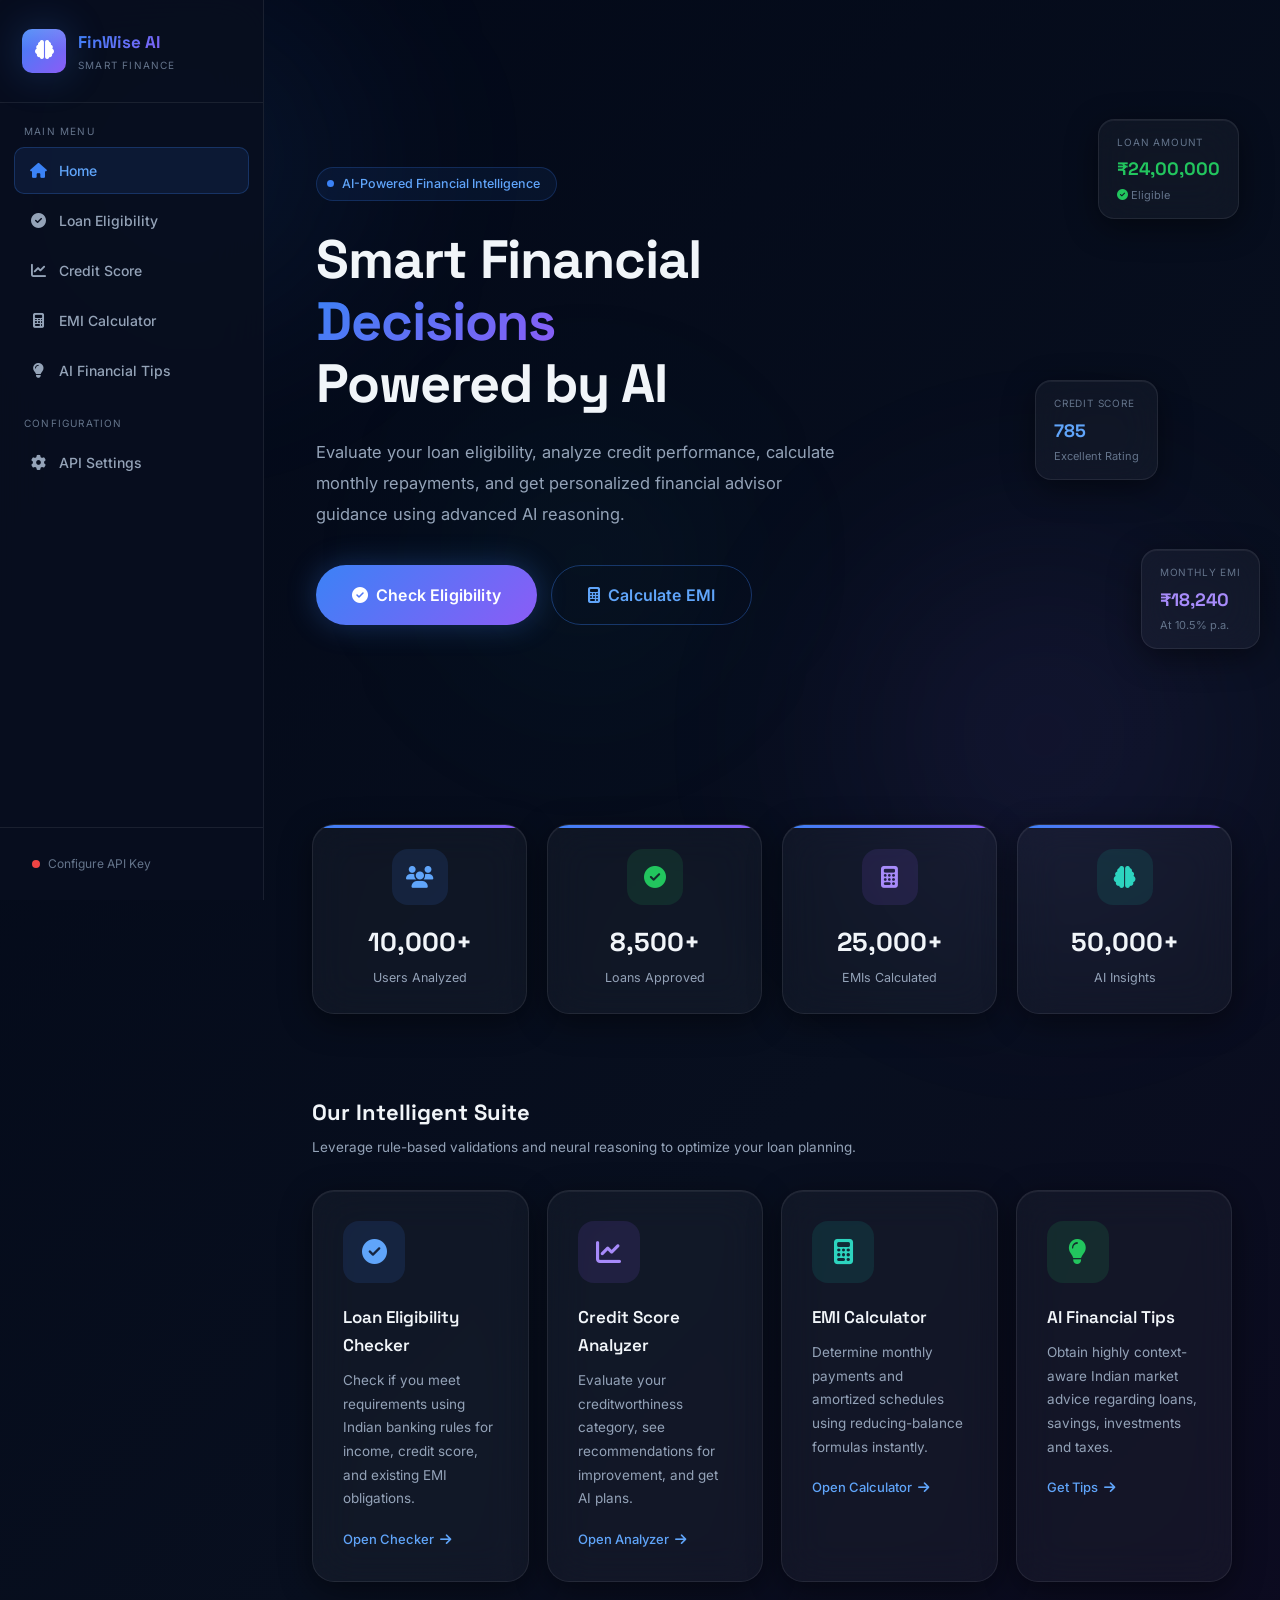
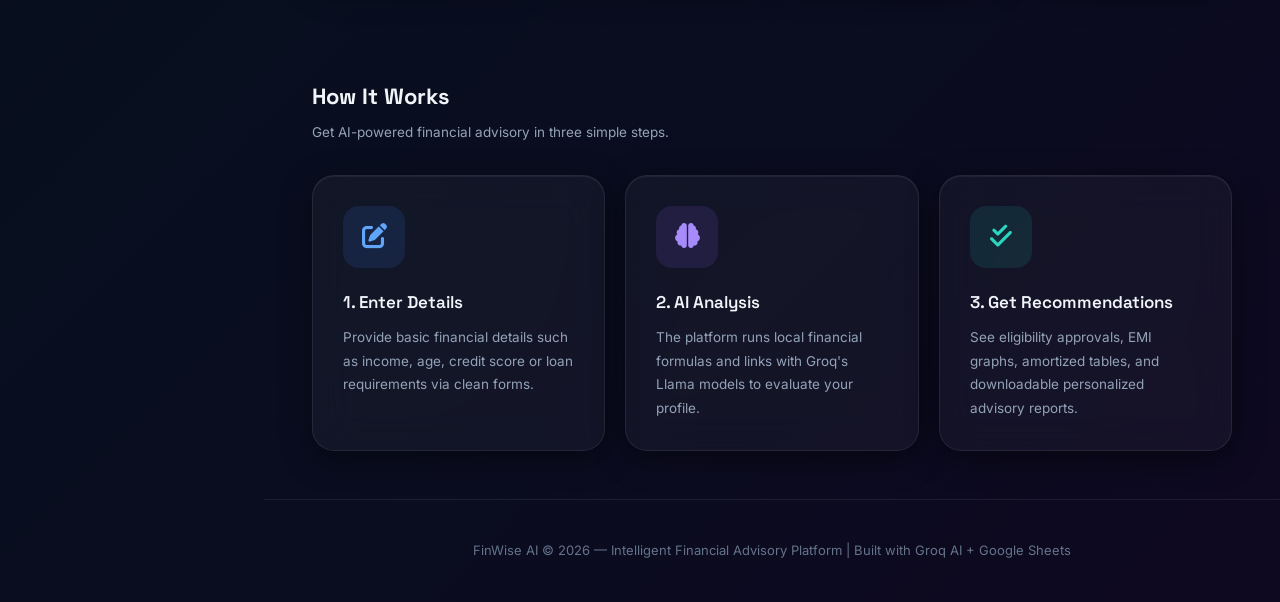
<file: index.html>
<!doctype html>
<html lang="en">
  <head>
    <meta charset="UTF-8" />
    <meta name="viewport" content="width=device-width, initial-scale=1.0" />
    <title>FinWise AI — Intelligent Financial Advisory Platform</title>
    <meta
      name="description"
      content="AI-Powered Loan Eligibility, Credit Analysis & Financial Advisory Platform."
    />
    <link rel="preconnect" href="https://fonts.googleapis.com" />
    <link
      href="https://fonts.googleapis.com/css2?family=Inter:wght@300;400;500;600;700;800&family=Space+Grotesk:wght@400;500;600;700;800&display=swap"
      rel="stylesheet"
    />
    <link
      rel="stylesheet"
      href="https://cdnjs.cloudflare.com/ajax/libs/font-awesome/6.5.0/css/all.min.css"
    />
    <link rel="stylesheet" href="css/style.css" />
  </head>
  <body>
    <!-- Background orbs -->
    <div class="bg-orb bg-orb-1"></div>
    <div class="bg-orb bg-orb-2"></div>
    <div class="bg-orb bg-orb-3"></div>

    <div class="app-layout">
      <!-- Sidebar -->
      <nav class="sidebar" id="sidebar">
        <div class="sidebar-header">
          <a href="index.html" class="logo">
            <div class="logo-icon"><i class="fas fa-brain"></i></div>
            <div>
              <span class="logo-name">FinWise AI</span>
              <span class="logo-tagline">Smart Finance</span>
            </div>
          </a>
        </div>
        <div class="nav-menu">
          <p class="nav-section-title">Main Menu</p>
          <ul>
            <li class="nav-item">
              <a href="index.html" class="active"
                ><i class="fas fa-home nav-icon"></i><span>Home</span></a
              >
            </li>
            <li class="nav-item">
              <a href="eligibility.html"
                ><i class="fas fa-check-circle nav-icon"></i
                ><span>Loan Eligibility</span></a
              >
            </li>
            <li class="nav-item">
              <a href="credit-score.html"
                ><i class="fas fa-chart-line nav-icon"></i
                ><span>Credit Score</span></a
              >
            </li>
            <li class="nav-item">
              <a href="emi.html"
                ><i class="fas fa-calculator nav-icon"></i
                ><span>EMI Calculator</span></a
              >
            </li>
            <li class="nav-item">
              <a href="tips.html"
                ><i class="fas fa-lightbulb nav-icon"></i
                ><span>AI Financial Tips</span></a
              >
            </li>
          </ul>
          <p class="nav-section-title">Configuration</p>
          <ul>
            <li class="nav-item">
              <a
                href="#"
                onclick="
                  openSettings();
                  return false;
                "
                ><i class="fas fa-cog nav-icon"></i><span>API Settings</span></a
              >
            </li>
          </ul>
        </div>
        <div class="sidebar-footer">
          <div class="api-status" onclick="openSettings()">
            <div class="status-dot inactive" id="apiStatusDot"></div>
            <span id="apiStatusText">Configure API Key</span>
          </div>
        </div>
      </nav>

      <!-- Hamburger & Overlay -->
      <button class="hamburger" id="hamburger" aria-label="Open menu">
        <i class="fas fa-bars"></i>
      </button>
      <div class="overlay" id="overlay"></div>

      <!-- Main Content -->
      <main class="main-content">
        <section class="hero">
          <div class="hero-content">
            <div class="hero-badge">
              <span class="live-dot"></span>
              <span>AI-Powered Financial Intelligence</span>
            </div>
            <h1>
              Smart Financial <span class="gradient-text">Decisions</span
              ><br />Powered by AI
            </h1>
            <p>
              Evaluate your loan eligibility, analyze credit performance,
              calculate monthly repayments, and get personalized financial
              advisor guidance using advanced AI reasoning.
            </p>
            <div class="hero-cta">
              <a href="eligibility.html" class="btn btn-primary btn-lg"
                ><i class="fas fa-check-circle"></i> Check Eligibility</a
              >
              <a href="emi.html" class="btn btn-outline btn-lg"
                ><i class="fas fa-calculator"></i> Calculate EMI</a
              >
            </div>
          </div>

          <!-- Floating visual cards -->
          <div class="float-card float-card-1">
            <div class="fc-label">Loan Amount</div>
            <div class="fc-value green">₹24,00,000</div>
            <div class="fc-sub">
              <i class="fas fa-check-circle" style="color: var(--success)"></i>
              Eligible
            </div>
          </div>
          <div class="float-card float-card-2">
            <div class="fc-label">Credit Score</div>
            <div class="fc-value blue">785</div>
            <div class="fc-sub">Excellent Rating</div>
          </div>
          <div class="float-card float-card-3">
            <div class="fc-label">Monthly EMI</div>
            <div class="fc-value purple">₹18,240</div>
            <div class="fc-sub">At 10.5% p.a.</div>
          </div>
        </section>

        <!-- Stat Grid -->
        <section class="section-sm">
          <div class="stat-grid">
            <div class="glass-card stat-card">
              <div class="stat-icon si-blue"><i class="fas fa-users"></i></div>
              <div class="stat-value">10,000+</div>
              <div class="stat-label">Users Analyzed</div>
            </div>
            <div class="glass-card stat-card">
              <div class="stat-icon si-green">
                <i class="fas fa-check-circle"></i>
              </div>
              <div class="stat-value">8,500+</div>
              <div class="stat-label">Loans Approved</div>
            </div>
            <div class="glass-card stat-card">
              <div class="stat-icon si-purple">
                <i class="fas fa-calculator"></i>
              </div>
              <div class="stat-value">25,000+</div>
              <div class="stat-label">EMIs Calculated</div>
            </div>
            <div class="glass-card stat-card">
              <div class="stat-icon si-teal"><i class="fas fa-brain"></i></div>
              <div class="stat-value">50,000+</div>
              <div class="stat-label">AI Insights</div>
            </div>
          </div>
        </section>

        <!-- Features Suite -->
        <section class="section">
          <div class="section-header">
            <h2>Our Intelligent Suite</h2>
            <p>
              Leverage rule-based validations and neural reasoning to optimize
              your loan planning.
            </p>
          </div>
          <div class="grid-4">
            <div
              class="glass-card feature-card fc-blue"
              onclick="location.href = 'eligibility.html'"
            >
              <div class="feature-icon-wrap fi-blue">
                <i class="fas fa-check-circle"></i>
              </div>
              <h3>Loan Eligibility Checker</h3>
              <p>
                Check if you meet requirements using Indian banking rules for
                income, credit score, and existing EMI obligations.
              </p>
              <a href="eligibility.html" class="feature-link"
                >Open Checker <i class="fas fa-arrow-right"></i
              ></a>
            </div>

            <div
              class="glass-card feature-card fc-purple"
              onclick="location.href = 'credit-score.html'"
            >
              <div class="feature-icon-wrap fi-purple">
                <i class="fas fa-chart-line"></i>
              </div>
              <h3>Credit Score Analyzer</h3>
              <p>
                Evaluate your creditworthiness category, see recommendations for
                improvement, and get AI plans.
              </p>
              <a href="credit-score.html" class="feature-link"
                >Open Analyzer <i class="fas fa-arrow-right"></i
              ></a>
            </div>

            <div
              class="glass-card feature-card fc-teal"
              onclick="location.href = 'emi.html'"
            >
              <div class="feature-icon-wrap fi-teal">
                <i class="fas fa-calculator"></i>
              </div>
              <h3>EMI Calculator</h3>
              <p>
                Determine monthly payments and amortized schedules using
                reducing-balance formulas instantly.
              </p>
              <a href="emi.html" class="feature-link"
                >Open Calculator <i class="fas fa-arrow-right"></i
              ></a>
            </div>

            <div
              class="glass-card feature-card fc-green"
              onclick="location.href = 'tips.html'"
            >
              <div class="feature-icon-wrap fi-green">
                <i class="fas fa-lightbulb"></i>
              </div>
              <h3>AI Financial Tips</h3>
              <p>
                Obtain highly context-aware Indian market advice regarding
                loans, savings, investments and taxes.
              </p>
              <a href="tips.html" class="feature-link"
                >Get Tips <i class="fas fa-arrow-right"></i
              ></a>
            </div>
          </div>
        </section>

        <!-- How it Works -->
        <section class="section">
          <div class="section-header">
            <h2>How It Works</h2>
            <p>Get AI-powered financial advisory in three simple steps.</p>
          </div>
          <div class="grid-3">
            <div class="glass-card feature-card">
              <div class="feature-icon-wrap fi-blue">
                <i class="fas fa-edit"></i>
              </div>
              <h3>1. Enter Details</h3>
              <p>
                Provide basic financial details such as income, age, credit
                score or loan requirements via clean forms.
              </p>
            </div>
            <div class="glass-card feature-card">
              <div class="feature-icon-wrap fi-purple">
                <i class="fas fa-brain"></i>
              </div>
              <h3>2. AI Analysis</h3>
              <p>
                The platform runs local financial formulas and links with Groq's
                Llama models to evaluate your profile.
              </p>
            </div>
            <div class="glass-card feature-card">
              <div class="feature-icon-wrap fi-teal">
                <i class="fas fa-check-double"></i>
              </div>
              <h3>3. Get Recommendations</h3>
              <p>
                See eligibility approvals, EMI graphs, amortized tables, and
                downloadable personalized advisory reports.
              </p>
            </div>
          </div>
        </section>

        <!-- Footer -->
        <footer
          style="
            padding: 40px;
            border-top: 1px solid var(--glass-border);
            text-align: center;
            color: var(--text-muted);
            font-size: 13px;
          "
        >
          <p>
            FinWise AI &copy; 2026 — Intelligent Financial Advisory Platform |
            Built with Groq AI + Google Sheets
          </p>
        </footer>
      </main>
    </div>

    <!-- Settings Modal -->
    <div class="modal-overlay" id="settingsModal">
      <div class="modal">
        <div class="modal-header">
          <h2 class="modal-title">
            <i
              class="fas fa-cog"
              style="margin-right: 10px; color: var(--accent-blue)"
            ></i
            >API Configuration
          </h2>
          <button class="modal-close" onclick="closeSettings()">
            <i class="fas fa-times"></i>
          </button>
        </div>
        <div class="modal-tip">
          <i class="fas fa-info-circle"></i
          ><span
            >Your API keys are stored locally in your browser and never sent to
            any server.</span
          >
        </div>
        <div class="form-group">
          <label class="form-label"
            ><i class="fas fa-key"></i> Groq API Key</label
          >
          <input
            type="password"
            id="groqKeyInput"
            class="form-control"
            placeholder="gsk_xxxxxxxxxxxx"
          />
          <p class="form-hint">
            <i class="fas fa-external-link-alt"></i> Get your key at
            <a
              href="https://console.groq.com"
              target="_blank"
              style="color: var(--accent-blue-light)"
              >console.groq.com</a
            >
          </p>
        </div>
        <div class="form-group">
          <label class="form-label"
            ><i class="fas fa-table"></i> Google Sheets Webhook URL</label
          >
          <input
            type="url"
            id="sheetsUrlInput"
            class="form-control"
            placeholder="https://script.google.com/macros/s/..."
          />
          <p class="form-hint">
            Deploy your Google Apps Script as a Web App and paste the URL here.
          </p>
        </div>
        <div style="display: flex; gap: 12px; margin-top: 8px">
          <button class="btn btn-primary btn-block" onclick="saveSettings()">
            <i class="fas fa-save"></i> Save Settings
          </button>
          <button class="btn btn-ghost" onclick="closeSettings()">
            Cancel
          </button>
        </div>
      </div>
    </div>

    <!-- Toast Container -->
    <div class="toast-container" id="toastContainer"></div>

    <!-- Scripts -->
    <script src="js/app.js"></script>
  </body>
</html>
</file>
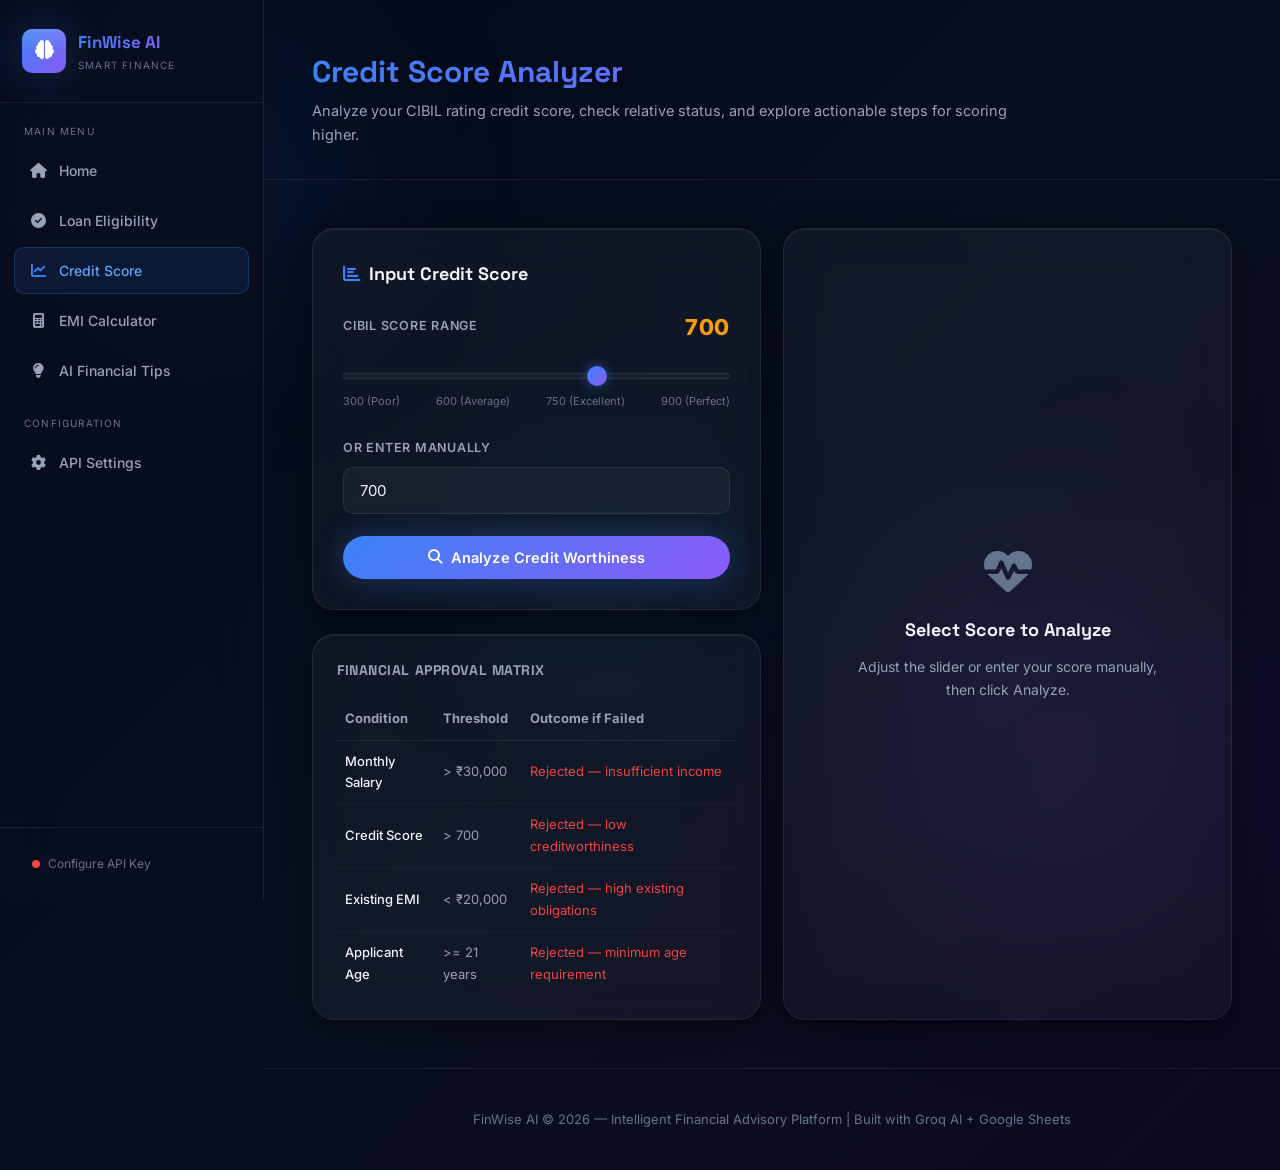
<file: credit-score.html>
<!doctype html>
<html lang="en">
  <head>
    <meta charset="UTF-8" />
    <meta name="viewport" content="width=device-width, initial-scale=1.0" />
    <title>Credit Score Analyzer — FinWise AI</title>
    <meta
      name="description"
      content="Understand credit worthiness categories and get optimization insights."
    />
    <link rel="preconnect" href="https://fonts.googleapis.com" />
    <link
      href="https://fonts.googleapis.com/css2?family=Inter:wght@300;400;500;600;700;800&family=Space+Grotesk:wght@400;500;600;700;800&display=swap"
      rel="stylesheet"
    />
    <link
      rel="stylesheet"
      href="https://cdnjs.cloudflare.com/ajax/libs/font-awesome/6.5.0/css/all.min.css"
    />
    <link rel="stylesheet" href="css/style.css" />
  </head>
  <body>
    <!-- Background orbs -->
    <div class="bg-orb bg-orb-1"></div>
    <div class="bg-orb bg-orb-2"></div>
    <div class="bg-orb bg-orb-3"></div>

    <div class="app-layout">
      <!-- Sidebar -->
      <nav class="sidebar" id="sidebar">
        <div class="sidebar-header">
          <a href="index.html" class="logo">
            <div class="logo-icon"><i class="fas fa-brain"></i></div>
            <div>
              <span class="logo-name">FinWise AI</span>
              <span class="logo-tagline">Smart Finance</span>
            </div>
          </a>
        </div>
        <div class="nav-menu">
          <p class="nav-section-title">Main Menu</p>
          <ul>
            <li class="nav-item">
              <a href="index.html"
                ><i class="fas fa-home nav-icon"></i><span>Home</span></a
              >
            </li>
            <li class="nav-item">
              <a href="eligibility.html"
                ><i class="fas fa-check-circle nav-icon"></i
                ><span>Loan Eligibility</span></a
              >
            </li>
            <li class="nav-item">
              <a href="credit-score.html" class="active"
                ><i class="fas fa-chart-line nav-icon"></i
                ><span>Credit Score</span></a
              >
            </li>
            <li class="nav-item">
              <a href="emi.html"
                ><i class="fas fa-calculator nav-icon"></i
                ><span>EMI Calculator</span></a
              >
            </li>
            <li class="nav-item">
              <a href="tips.html"
                ><i class="fas fa-lightbulb nav-icon"></i
                ><span>AI Financial Tips</span></a
              >
            </li>
          </ul>
          <p class="nav-section-title">Configuration</p>
          <ul>
            <li class="nav-item">
              <a
                href="#"
                onclick="
                  openSettings();
                  return false;
                "
                ><i class="fas fa-cog nav-icon"></i><span>API Settings</span></a
              >
            </li>
          </ul>
        </div>
        <div class="sidebar-footer">
          <div class="api-status" onclick="openSettings()">
            <div class="status-dot inactive" id="apiStatusDot"></div>
            <span id="apiStatusText">Configure API Key</span>
          </div>
        </div>
      </nav>

      <!-- Hamburger & Overlay -->
      <button class="hamburger" id="hamburger" aria-label="Open menu">
        <i class="fas fa-bars"></i>
      </button>
      <div class="overlay" id="overlay"></div>

      <!-- Main Content -->
      <main class="main-content">
        <div class="page-header">
          <div class="page-header-content">
            <h1>Credit Score Analyzer</h1>
            <p>
              Analyze your CIBIL rating credit score, check relative status, and
              explore actionable steps for scoring higher.
            </p>
          </div>
        </div>

        <div class="section">
          <div class="grid-2">
            <!-- Input Column -->
            <div>
              <div
                class="glass-card"
                style="padding: 30px; margin-bottom: 24px"
              >
                <h3
                  style="
                    font-family: &quot;Space Grotesk&quot;, sans-serif;
                    font-size: 18px;
                    margin-bottom: 20px;
                  "
                >
                  <i
                    class="fas fa-chart-bar"
                    style="color: var(--accent-blue); margin-right: 8px"
                  ></i
                  >Input Credit Score
                </h3>
                <div class="form-group" style="margin-bottom: 28px">
                  <label
                    class="form-label"
                    style="display: flex; justify-content: space-between"
                  >
                    <span>CIBIL Score Range</span>
                    <span
                      id="scoreDisplay"
                      style="
                        font-size: 22px;
                        font-weight: 800;
                        color: var(--accent-blue-light);
                      "
                      >700</span
                    >
                  </label>
                  <div class="range-slider" style="margin: 15px 0">
                    <input
                      type="range"
                      id="scoreSlider"
                      min="300"
                      max="900"
                      value="700"
                    />
                    <div class="range-labels">
                      <span>300 (Poor)</span>
                      <span>600 (Average)</span>
                      <span>750 (Excellent)</span>
                      <span>900 (Perfect)</span>
                    </div>
                  </div>
                </div>

                <div class="form-group">
                  <label class="form-label" for="scoreInput"
                    >Or Enter Manually</label
                  >
                  <input
                    type="number"
                    id="scoreInput"
                    class="form-control"
                    placeholder="700"
                    min="300"
                    max="900"
                  />
                </div>

                <button
                  class="btn btn-primary btn-block"
                  onclick="analyzeScore()"
                >
                  <i class="fas fa-search"></i> Analyze Credit Worthiness
                </button>
              </div>

              <!-- Conditions summary table from screenshot -->
              <div class="glass-card" style="padding: 24px">
                <h4
                  style="
                    font-family: &quot;Space Grotesk&quot;, sans-serif;
                    font-size: 14px;
                    margin-bottom: 16px;
                    color: var(--text-secondary);
                    text-transform: uppercase;
                    letter-spacing: 0.04em;
                  "
                >
                  Financial Approval Matrix
                </h4>
                <table
                  style="
                    width: 100%;
                    border-collapse: collapse;
                    text-align: left;
                    font-size: 13px;
                    color: var(--text-secondary);
                  "
                >
                  <thead>
                    <tr
                      style="
                        border-bottom: 1px solid var(--glass-border);
                        font-weight: bold;
                      "
                    >
                      <th style="padding: 10px 8px">Condition</th>
                      <th style="padding: 10px 8px">Threshold</th>
                      <th style="padding: 10px 8px">Outcome if Failed</th>
                    </tr>
                  </thead>
                  <tbody>
                    <tr
                      style="border-bottom: 1px solid rgba(255, 255, 255, 0.04)"
                    >
                      <td
                        style="
                          padding: 10px 8px;
                          font-weight: 500;
                          color: var(--text-primary);
                        "
                      >
                        Monthly Salary
                      </td>
                      <td style="padding: 10px 8px">&gt; ₹30,000</td>
                      <td style="padding: 10px 8px; color: var(--danger)">
                        Rejected — insufficient income
                      </td>
                    </tr>
                    <tr
                      style="border-bottom: 1px solid rgba(255, 255, 255, 0.04)"
                    >
                      <td
                        style="
                          padding: 10px 8px;
                          font-weight: 500;
                          color: var(--text-primary);
                        "
                      >
                        Credit Score
                      </td>
                      <td style="padding: 10px 8px">&gt; 700</td>
                      <td style="padding: 10px 8px; color: var(--danger)">
                        Rejected — low creditworthiness
                      </td>
                    </tr>
                    <tr
                      style="border-bottom: 1px solid rgba(255, 255, 255, 0.04)"
                    >
                      <td
                        style="
                          padding: 10px 8px;
                          font-weight: 500;
                          color: var(--text-primary);
                        "
                      >
                        Existing EMI
                      </td>
                      <td style="padding: 10px 8px">&lt; ₹20,000</td>
                      <td style="padding: 10px 8px; color: var(--danger)">
                        Rejected — high existing obligations
                      </td>
                    </tr>
                    <tr>
                      <td
                        style="
                          padding: 10px 8px;
                          font-weight: 500;
                          color: var(--text-primary);
                        "
                      >
                        Applicant Age
                      </td>
                      <td style="padding: 10px 8px">&gt;= 21 years</td>
                      <td style="padding: 10px 8px; color: var(--danger)">
                        Rejected — minimum age requirement
                      </td>
                    </tr>
                  </tbody>
                </table>
              </div>
            </div>

            <!-- Result Column -->
            <div>
              <!-- Empty state -->
              <div
                class="glass-card"
                id="emptyState"
                style="
                  padding: 60px 40px;
                  text-align: center;
                  display: flex;
                  flex-direction: column;
                  align-items: center;
                  justify-content: center;
                  height: 100%;
                "
              >
                <i
                  class="fas fa-heartbeat"
                  style="
                    font-size: 48px;
                    color: var(--text-muted);
                    margin-bottom: 20px;
                  "
                ></i>
                <h3
                  style="
                    font-family: &quot;Space Grotesk&quot;, sans-serif;
                    font-size: 18px;
                    margin-bottom: 10px;
                  "
                >
                  Select Score to Analyze
                </h3>
                <p
                  style="
                    color: var(--text-secondary);
                    font-size: 14px;
                    max-width: 300px;
                  "
                >
                  Adjust the slider or enter your score manually, then click
                  Analyze.
                </p>
              </div>

              <!-- Score Result Panel -->
              <div
                class="result-panel info"
                id="scoreResult"
                style="padding: 30px"
              >
                <span
                  class="badge badge-success"
                  id="scoreBadge"
                  style="margin-bottom: 14px; display: inline-flex"
                  >Good</span
                >

                <div class="score-display" style="padding: 10px 0">
                  <div
                    class="score-ring"
                    id="scoreRing"
                    style="
                      background: conic-gradient(
                        var(--accent-blue) 0% 80%,
                        rgba(255, 255, 255, 0.05) 80% 100%
                      );
                    "
                  >
                    <span class="score-number" id="ringValue">700</span>
                    <span class="score-ring-label">CIBIL</span>
                  </div>
                </div>

                <h2
                  class="result-title"
                  id="scoreCategory"
                  style="font-size: 22px; margin-top: 8px"
                >
                  Excellent Worthiness
                </h2>
                <div class="progress-track" style="margin: 20px 0 30px">
                  <div
                    class="progress-fill"
                    id="scoreProgressBar"
                    style="width: 80%"
                  ></div>
                </div>

                <!-- Recommendation List -->
                <div id="recsSection" style="margin-top: 20px">
                  <h4
                    style="
                      font-family: &quot;Space Grotesk&quot;, sans-serif;
                      font-size: 14px;
                      margin-bottom: 16px;
                      color: var(--text-primary);
                      text-transform: uppercase;
                      letter-spacing: 0.04em;
                    "
                  >
                    Improvement Checklist
                  </h4>
                  <div
                    style="display: flex; flex-direction: column; gap: 12px"
                    id="recsContainer"
                  >
                    <!-- recommendations injected here -->
                  </div>
                </div>

                <!-- AI advisory -->
                <div
                  class="ai-response-card"
                  id="creditAI"
                  style="display: none; margin-top: 24px"
                >
                  <div class="ai-label">
                    <i class="fas fa-robot"></i> AI Score Enhancement Strategy
                  </div>
                  <div class="ai-text" id="aiText">Generating report...</div>
                </div>

                <div style="display: flex; gap: 12px; margin-top: 30px">
                  <button
                    class="btn btn-primary"
                    id="aiBtn"
                    onclick="getCreditAI()"
                    style="flex: 1"
                  >
                    <i class="fas fa-brain"></i> Ask AI for Tips
                  </button>
                </div>
              </div>
            </div>
          </div>
        </div>

        <!-- Footer -->
        <footer
          style="
            padding: 40px;
            border-top: 1px solid var(--glass-border);
            text-align: center;
            color: var(--text-muted);
            font-size: 13px;
          "
        >
          <p>
            FinWise AI &copy; 2026 — Intelligent Financial Advisory Platform |
            Built with Groq AI + Google Sheets
          </p>
        </footer>
      </main>
    </div>

    <!-- Settings Modal -->
    <div class="modal-overlay" id="settingsModal">
      <div class="modal">
        <div class="modal-header">
          <h2 class="modal-title">
            <i
              class="fas fa-cog"
              style="margin-right: 10px; color: var(--accent-blue)"
            ></i
            >API Configuration
          </h2>
          <button class="modal-close" onclick="closeSettings()">
            <i class="fas fa-times"></i>
          </button>
        </div>
        <div class="modal-tip">
          <i class="fas fa-info-circle"></i
          ><span
            >Your API keys are stored locally in your browser and never sent to
            any server.</span
          >
        </div>
        <div class="form-group">
          <label class="form-label"
            ><i class="fas fa-key"></i> Groq API Key</label
          >
          <input
            type="password"
            id="groqKeyInput"
            class="form-control"
            placeholder="gsk_xxxxxxxxxxxx"
          />
          <p class="form-hint">
            <i class="fas fa-external-link-alt"></i> Get your key at
            <a
              href="https://console.groq.com"
              target="_blank"
              style="color: var(--accent-blue-light)"
              >console.groq.com</a
            >
          </p>
        </div>
        <div class="form-group">
          <label class="form-label"
            ><i class="fas fa-table"></i> Google Sheets Webhook URL</label
          >
          <input
            type="url"
            id="sheetsUrlInput"
            class="form-control"
            placeholder="https://script.google.com/macros/s/..."
          />
          <p class="form-hint">
            Deploy your Google Apps Script as a Web App and paste the URL here.
          </p>
        </div>
        <div style="display: flex; gap: 12px; margin-top: 8px">
          <button class="btn btn-primary btn-block" onclick="saveSettings()">
            <i class="fas fa-save"></i> Save Settings
          </button>
          <button class="btn btn-ghost" onclick="closeSettings()">
            Cancel
          </button>
        </div>
      </div>
    </div>

    <!-- Toast Container -->
    <div class="toast-container" id="toastContainer"></div>

    <!-- Scripts -->
    <script src="js/app.js"></script>
    <script src="js/credit-score.js"></script>
  </body>
</html>
</file>
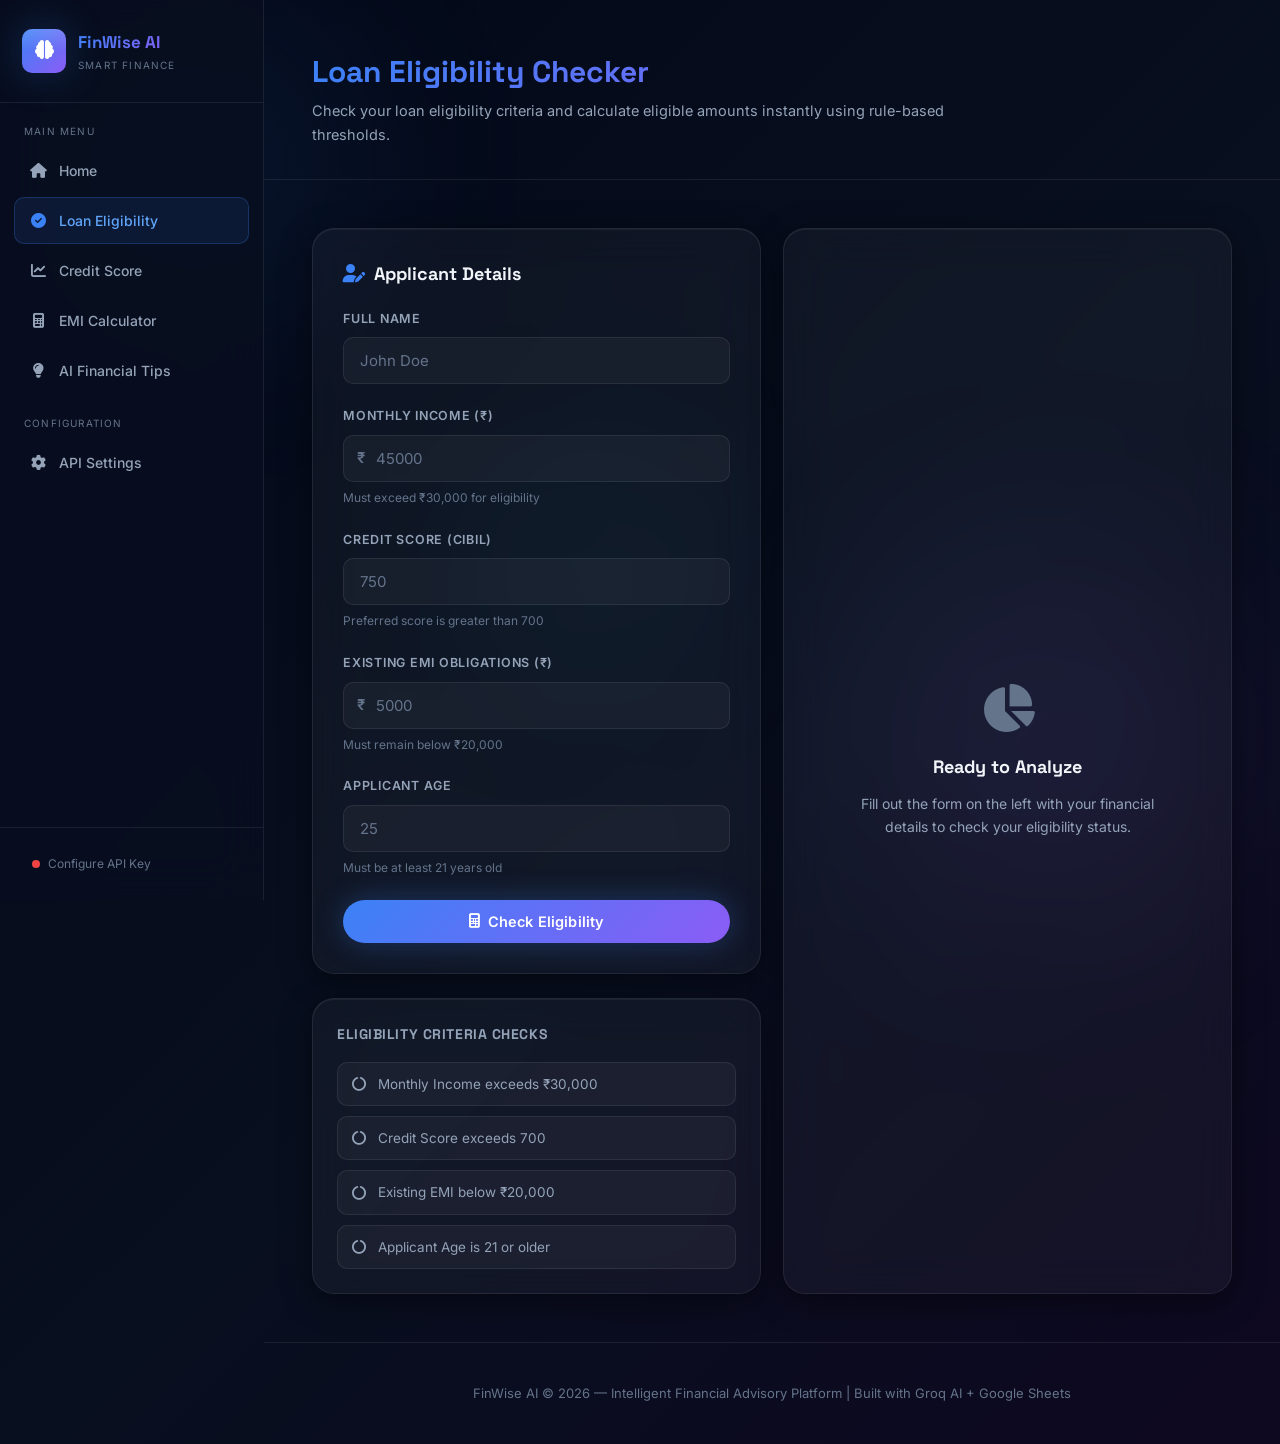
<file: eligibility.html>
<!doctype html>
<html lang="en">
  <head>
    <meta charset="UTF-8" />
    <meta name="viewport" content="width=device-width, initial-scale=1.0" />
    <title>Loan Eligibility Checker — FinWise AI</title>
    <meta
      name="description"
      content="Check your loan eligibility based on Indian banking standards."
    />
    <link rel="preconnect" href="https://fonts.googleapis.com" />
    <link
      href="https://fonts.googleapis.com/css2?family=Inter:wght@300;400;500;600;700;800&family=Space+Grotesk:wght@400;500;600;700;800&display=swap"
      rel="stylesheet"
    />
    <link
      rel="stylesheet"
      href="https://cdnjs.cloudflare.com/ajax/libs/font-awesome/6.5.0/css/all.min.css"
    />
    <link rel="stylesheet" href="css/style.css" />
  </head>
  <body>
    <!-- Background orbs -->
    <div class="bg-orb bg-orb-1"></div>
    <div class="bg-orb bg-orb-2"></div>
    <div class="bg-orb bg-orb-3"></div>

    <div class="app-layout">
      <!-- Sidebar -->
      <nav class="sidebar" id="sidebar">
        <div class="sidebar-header">
          <a href="index.html" class="logo">
            <div class="logo-icon"><i class="fas fa-brain"></i></div>
            <div>
              <span class="logo-name">FinWise AI</span>
              <span class="logo-tagline">Smart Finance</span>
            </div>
          </a>
        </div>
        <div class="nav-menu">
          <p class="nav-section-title">Main Menu</p>
          <ul>
            <li class="nav-item">
              <a href="index.html"
                ><i class="fas fa-home nav-icon"></i><span>Home</span></a
              >
            </li>
            <li class="nav-item">
              <a href="eligibility.html" class="active"
                ><i class="fas fa-check-circle nav-icon"></i
                ><span>Loan Eligibility</span></a
              >
            </li>
            <li class="nav-item">
              <a href="credit-score.html"
                ><i class="fas fa-chart-line nav-icon"></i
                ><span>Credit Score</span></a
              >
            </li>
            <li class="nav-item">
              <a href="emi.html"
                ><i class="fas fa-calculator nav-icon"></i
                ><span>EMI Calculator</span></a
              >
            </li>
            <li class="nav-item">
              <a href="tips.html"
                ><i class="fas fa-lightbulb nav-icon"></i
                ><span>AI Financial Tips</span></a
              >
            </li>
          </ul>
          <p class="nav-section-title">Configuration</p>
          <ul>
            <li class="nav-item">
              <a
                href="#"
                onclick="
                  openSettings();
                  return false;
                "
                ><i class="fas fa-cog nav-icon"></i><span>API Settings</span></a
              >
            </li>
          </ul>
        </div>
        <div class="sidebar-footer">
          <div class="api-status" onclick="openSettings()">
            <div class="status-dot inactive" id="apiStatusDot"></div>
            <span id="apiStatusText">Configure API Key</span>
          </div>
        </div>
      </nav>

      <!-- Hamburger & Overlay -->
      <button class="hamburger" id="hamburger" aria-label="Open menu">
        <i class="fas fa-bars"></i>
      </button>
      <div class="overlay" id="overlay"></div>

      <!-- Main Content -->
      <main class="main-content">
        <div class="page-header">
          <div class="page-header-content">
            <h1>Loan Eligibility Checker</h1>
            <p>
              Check your loan eligibility criteria and calculate eligible
              amounts instantly using rule-based thresholds.
            </p>
          </div>
        </div>

        <div class="section">
          <div class="grid-2">
            <!-- Input Form Column -->
            <div>
              <div
                class="glass-card"
                style="padding: 30px; margin-bottom: 24px"
              >
                <h3
                  style="
                    font-family: &quot;Space Grotesk&quot;, sans-serif;
                    font-size: 18px;
                    margin-bottom: 20px;
                  "
                >
                  <i
                    class="fas fa-user-edit"
                    style="color: var(--accent-blue); margin-right: 8px"
                  ></i
                  >Applicant Details
                </h3>
                <form
                  id="eligibilityForm"
                  onsubmit="
                    event.preventDefault();
                    checkEligibility();
                  "
                >
                  <div class="form-group">
                    <label class="form-label" for="eName">Full Name</label>
                    <input
                      type="text"
                      id="eName"
                      class="form-control"
                      placeholder="John Doe"
                      required
                    />
                  </div>
                  <div class="form-group">
                    <label class="form-label" for="eSalary"
                      >Monthly Income (₹)</label
                    >
                    <div class="input-wrapper">
                      <span class="input-prefix">₹</span>
                      <input
                        type="number"
                        id="eSalary"
                        class="form-control"
                        placeholder="45000"
                        min="0"
                        required
                      />
                    </div>
                    <div class="form-hint">
                      Must exceed ₹30,000 for eligibility
                    </div>
                  </div>
                  <div class="form-group">
                    <label class="form-label" for="eScore"
                      >Credit Score (CIBIL)</label
                    >
                    <input
                      type="number"
                      id="eScore"
                      class="form-control"
                      placeholder="750"
                      min="300"
                      max="900"
                      required
                    />
                    <div class="form-hint">
                      Preferred score is greater than 700
                    </div>
                  </div>
                  <div class="form-group">
                    <label class="form-label" for="eEmi"
                      >Existing EMI Obligations (₹)</label
                    >
                    <div class="input-wrapper">
                      <span class="input-prefix">₹</span>
                      <input
                        type="number"
                        id="eEmi"
                        class="form-control"
                        placeholder="5000"
                        min="0"
                        required
                      />
                    </div>
                    <div class="form-hint">Must remain below ₹20,000</div>
                  </div>
                  <div class="form-group">
                    <label class="form-label" for="eAge">Applicant Age</label>
                    <input
                      type="number"
                      id="eAge"
                      class="form-control"
                      placeholder="25"
                      min="1"
                      required
                    />
                    <div class="form-hint">Must be at least 21 years old</div>
                  </div>
                  <button type="submit" class="btn btn-primary btn-block">
                    <i class="fas fa-calculator"></i> Check Eligibility
                  </button>
                </form>
              </div>

              <!-- Rules checklist card -->
              <div class="glass-card" style="padding: 24px">
                <h4
                  style="
                    font-family: &quot;Space Grotesk&quot;, sans-serif;
                    font-size: 14px;
                    margin-bottom: 16px;
                    color: var(--text-secondary);
                    text-transform: uppercase;
                    letter-spacing: 0.04em;
                  "
                >
                  Eligibility Criteria Checks
                </h4>
                <ul class="rule-list" id="rulesList">
                  <li class="rule-item" id="ruleIncome">
                    <i class="fas fa-circle-notch fa-spin rule-icon"></i>
                    Monthly Income exceeds ₹30,000
                  </li>
                  <li class="rule-item" id="ruleScore">
                    <i class="fas fa-circle-notch fa-spin rule-icon"></i> Credit
                    Score exceeds 700
                  </li>
                  <li class="rule-item" id="ruleEmi">
                    <i class="fas fa-circle-notch fa-spin rule-icon"></i>
                    Existing EMI below ₹20,000
                  </li>
                  <li class="rule-item" id="ruleAge">
                    <i class="fas fa-circle-notch fa-spin rule-icon"></i>
                    Applicant Age is 21 or older
                  </li>
                </ul>
              </div>
            </div>

            <!-- Result Panel Column -->
            <div>
              <!-- Empty state -->
              <div
                class="glass-card"
                id="emptyState"
                style="
                  padding: 60px 40px;
                  text-align: center;
                  display: flex;
                  flex-direction: column;
                  align-items: center;
                  justify-content: center;
                  height: 100%;
                "
              >
                <i
                  class="fas fa-chart-pie"
                  style="
                    font-size: 48px;
                    color: var(--text-muted);
                    margin-bottom: 20px;
                  "
                ></i>
                <h3
                  style="
                    font-family: &quot;Space Grotesk&quot;, sans-serif;
                    font-size: 18px;
                    margin-bottom: 10px;
                  "
                >
                  Ready to Analyze
                </h3>
                <p
                  style="
                    color: var(--text-secondary);
                    font-size: 14px;
                    max-width: 300px;
                  "
                >
                  Fill out the form on the left with your financial details to
                  check your eligibility status.
                </p>
              </div>

              <!-- Results display panel -->
              <div class="result-panel" id="resultPanel">
                <div class="result-icon-big" id="resultIcon">👍</div>
                <h2 class="result-title" id="resultTitle">Loan Approved</h2>
                <p class="result-subtitle" id="resultSubtitle">
                  Congratulations! You meet all rule-based criteria for a loan.
                </p>

                <div class="result-metrics">
                  <div class="metric-card">
                    <div class="metric-label">Eligible Loan Amount</div>
                    <div class="metric-value success-color" id="loanAmount">
                      ₹0
                    </div>
                  </div>
                  <div class="metric-card">
                    <div class="metric-label">Risk Classification</div>
                    <div class="metric-value" id="riskLevel">LOW RISK</div>
                  </div>
                  <div class="metric-card">
                    <div class="metric-label">Monthly Salary</div>
                    <div class="metric-value blue-color" id="displaySalary">
                      ₹0
                    </div>
                  </div>
                  <div class="metric-card">
                    <div class="metric-label">CIBIL Score</div>
                    <div class="metric-value blue-color" id="displayScore">
                      0
                    </div>
                  </div>
                </div>

                <!-- AI advisory section -->
                <div
                  class="ai-response-card"
                  id="aiAnalysis"
                  style="display: none; margin-top: 24px"
                >
                  <div class="ai-label">
                    <i class="fas fa-robot"></i> FinWise AI Recommendation
                  </div>
                  <div class="ai-text" id="aiText">Analyzing...</div>
                </div>

                <div style="display: flex; gap: 12px; margin-top: 30px">
                  <button
                    class="btn btn-primary"
                    id="aiBtn"
                    onclick="getEligibilityAI()"
                    style="flex: 1"
                  >
                    <i class="fas fa-brain"></i> Get AI Advisory
                  </button>
                  <button class="btn btn-ghost" onclick="resetForm()">
                    <i class="fas fa-undo"></i> Reset
                  </button>
                </div>
              </div>
            </div>
          </div>
        </div>

        <!-- Footer -->
        <footer
          style="
            padding: 40px;
            border-top: 1px solid var(--glass-border);
            text-align: center;
            color: var(--text-muted);
            font-size: 13px;
          "
        >
          <p>
            FinWise AI &copy; 2026 — Intelligent Financial Advisory Platform |
            Built with Groq AI + Google Sheets
          </p>
        </footer>
      </main>
    </div>

    <!-- Settings Modal -->
    <div class="modal-overlay" id="settingsModal">
      <div class="modal">
        <div class="modal-header">
          <h2 class="modal-title">
            <i
              class="fas fa-cog"
              style="margin-right: 10px; color: var(--accent-blue)"
            ></i
            >API Configuration
          </h2>
          <button class="modal-close" onclick="closeSettings()">
            <i class="fas fa-times"></i>
          </button>
        </div>
        <div class="modal-tip">
          <i class="fas fa-info-circle"></i
          ><span
            >Your API keys are stored locally in your browser and never sent to
            any server.</span
          >
        </div>
        <div class="form-group">
          <label class="form-label"
            ><i class="fas fa-key"></i> Groq API Key</label
          >
          <input
            type="password"
            id="groqKeyInput"
            class="form-control"
            placeholder="gsk_xxxxxxxxxxxx"
          />
          <p class="form-hint">
            <i class="fas fa-external-link-alt"></i> Get your key at
            <a
              href="https://console.groq.com"
              target="_blank"
              style="color: var(--accent-blue-light)"
              >console.groq.com</a
            >
          </p>
        </div>
        <div class="form-group">
          <label class="form-label"
            ><i class="fas fa-table"></i> Google Sheets Webhook URL</label
          >
          <input
            type="url"
            id="sheetsUrlInput"
            class="form-control"
            placeholder="https://script.google.com/macros/s/..."
          />
          <p class="form-hint">
            Deploy your Google Apps Script as a Web App and paste the URL here.
          </p>
        </div>
        <div style="display: flex; gap: 12px; margin-top: 8px">
          <button class="btn btn-primary btn-block" onclick="saveSettings()">
            <i class="fas fa-save"></i> Save Settings
          </button>
          <button class="btn btn-ghost" onclick="closeSettings()">
            Cancel
          </button>
        </div>
      </div>
    </div>

    <!-- Toast Container -->
    <div class="toast-container" id="toastContainer"></div>

    <!-- Scripts -->
    <script src="js/app.js"></script>
    <script src="js/eligibility.js"></script>
  </body>
</html>
</file>
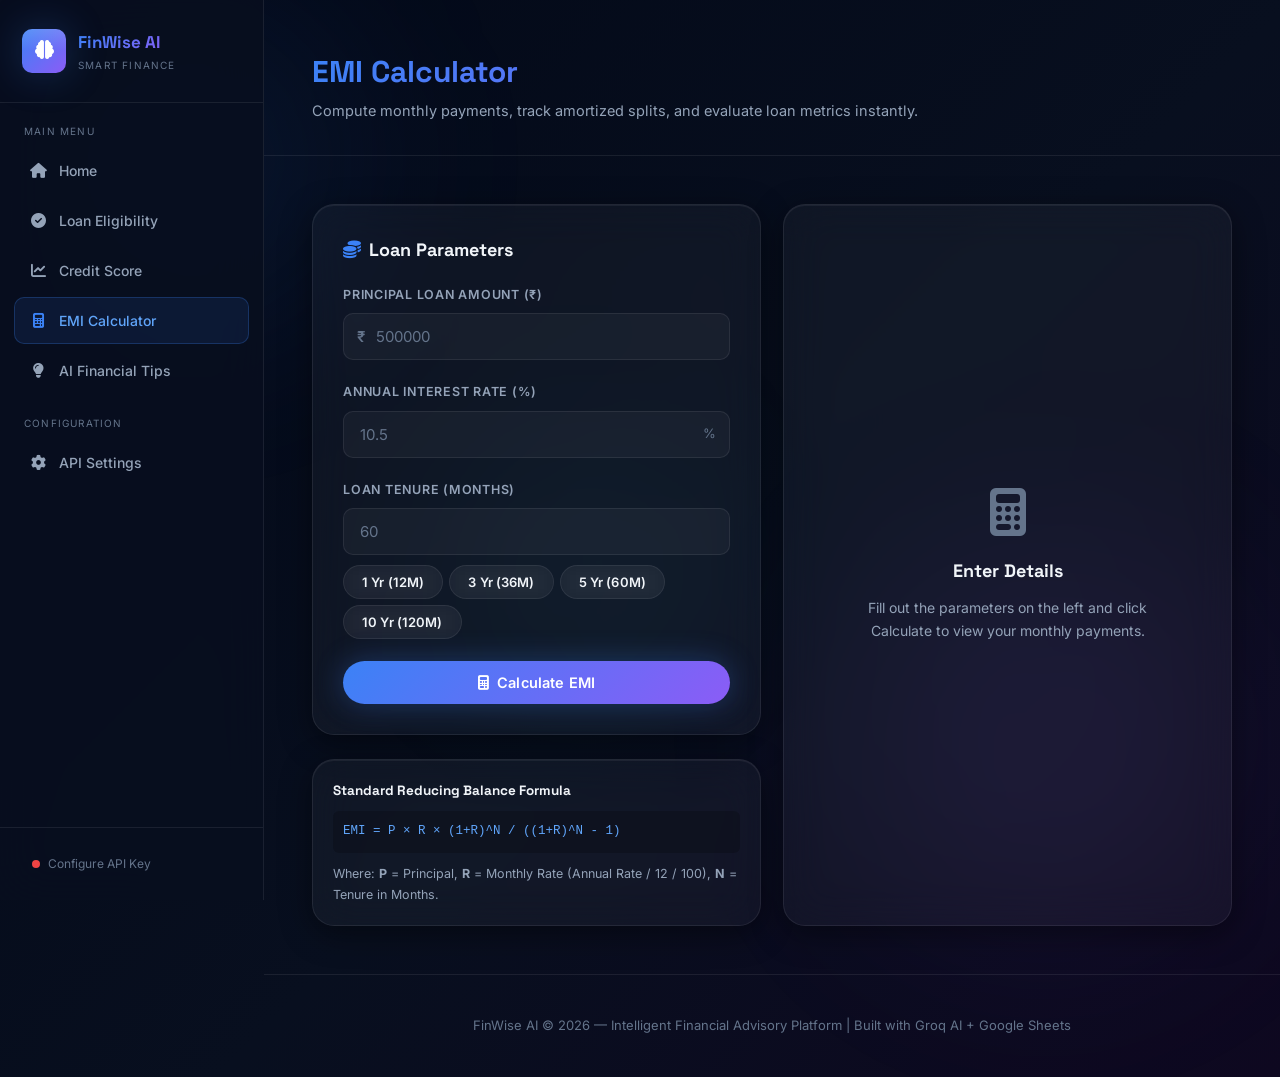
<file: emi.html>
<!doctype html>
<html lang="en">
  <head>
    <meta charset="UTF-8" />
    <meta name="viewport" content="width=device-width, initial-scale=1.0" />
    <title>EMI Calculator — FinWise AI</title>
    <meta
      name="description"
      content="Calculate monthly loan payments using standard formulas."
    />
    <link rel="preconnect" href="https://fonts.googleapis.com" />
    <link
      href="https://fonts.googleapis.com/css2?family=Inter:wght@300;400;500;600;700;800&family=Space+Grotesk:wght@400;500;600;700;800&display=swap"
      rel="stylesheet"
    />
    <link
      rel="stylesheet"
      href="https://cdnjs.cloudflare.com/ajax/libs/font-awesome/6.5.0/css/all.min.css"
    />
    <link rel="stylesheet" href="css/style.css" />
  </head>
  <body>
    <!-- Background orbs -->
    <div class="bg-orb bg-orb-1"></div>
    <div class="bg-orb bg-orb-2"></div>
    <div class="bg-orb bg-orb-3"></div>

    <div class="app-layout">
      <!-- Sidebar -->
      <nav class="sidebar" id="sidebar">
        <div class="sidebar-header">
          <a href="index.html" class="logo">
            <div class="logo-icon"><i class="fas fa-brain"></i></div>
            <div>
              <span class="logo-name">FinWise AI</span>
              <span class="logo-tagline">Smart Finance</span>
            </div>
          </a>
        </div>
        <div class="nav-menu">
          <p class="nav-section-title">Main Menu</p>
          <ul>
            <li class="nav-item">
              <a href="index.html"
                ><i class="fas fa-home nav-icon"></i><span>Home</span></a
              >
            </li>
            <li class="nav-item">
              <a href="eligibility.html"
                ><i class="fas fa-check-circle nav-icon"></i
                ><span>Loan Eligibility</span></a
              >
            </li>
            <li class="nav-item">
              <a href="credit-score.html"
                ><i class="fas fa-chart-line nav-icon"></i
                ><span>Credit Score</span></a
              >
            </li>
            <li class="nav-item">
              <a href="emi.html" class="active"
                ><i class="fas fa-calculator nav-icon"></i
                ><span>EMI Calculator</span></a
              >
            </li>
            <li class="nav-item">
              <a href="tips.html"
                ><i class="fas fa-lightbulb nav-icon"></i
                ><span>AI Financial Tips</span></a
              >
            </li>
          </ul>
          <p class="nav-section-title">Configuration</p>
          <ul>
            <li class="nav-item">
              <a
                href="#"
                onclick="
                  openSettings();
                  return false;
                "
                ><i class="fas fa-cog nav-icon"></i><span>API Settings</span></a
              >
            </li>
          </ul>
        </div>
        <div class="sidebar-footer">
          <div class="api-status" onclick="openSettings()">
            <div class="status-dot inactive" id="apiStatusDot"></div>
            <span id="apiStatusText">Configure API Key</span>
          </div>
        </div>
      </nav>

      <!-- Hamburger & Overlay -->
      <button class="hamburger" id="hamburger" aria-label="Open menu">
        <i class="fas fa-bars"></i>
      </button>
      <div class="overlay" id="overlay"></div>

      <!-- Main Content -->
      <main class="main-content">
        <div class="page-header">
          <div class="page-header-content">
            <h1>EMI Calculator</h1>
            <p>
              Compute monthly payments, track amortized splits, and evaluate
              loan metrics instantly.
            </p>
          </div>
        </div>

        <div class="section">
          <div class="grid-2">
            <!-- Left Input Form -->
            <div>
              <div
                class="glass-card"
                style="padding: 30px; margin-bottom: 24px"
              >
                <h3
                  style="
                    font-family: &quot;Space Grotesk&quot;, sans-serif;
                    font-size: 18px;
                    margin-bottom: 20px;
                  "
                >
                  <i
                    class="fas fa-coins"
                    style="color: var(--accent-blue); margin-right: 8px"
                  ></i
                  >Loan Parameters
                </h3>
                <form
                  id="emiForm"
                  onsubmit="
                    event.preventDefault();
                    calculateEMI();
                  "
                >
                  <div class="form-group">
                    <label class="form-label" for="ePrincipal"
                      >Principal Loan Amount (₹)</label
                    >
                    <div class="input-wrapper">
                      <span class="input-prefix">₹</span>
                      <input
                        type="number"
                        id="ePrincipal"
                        class="form-control"
                        placeholder="500000"
                        min="1000"
                        required
                      />
                    </div>
                  </div>
                  <div class="form-group">
                    <label class="form-label" for="eRate"
                      >Annual Interest Rate (%)</label
                    >
                    <div class="input-wrapper">
                      <input
                        type="number"
                        id="eRate"
                        class="form-control has-suffix"
                        placeholder="10.5"
                        step="0.01"
                        min="0.1"
                        max="50"
                        required
                      />
                      <span class="input-suffix">%</span>
                    </div>
                  </div>
                  <div class="form-group">
                    <label class="form-label" for="eTenure"
                      >Loan Tenure (Months)</label
                    >
                    <input
                      type="number"
                      id="eTenure"
                      class="form-control"
                      placeholder="60"
                      min="1"
                      required
                    />
                    <div
                      style="
                        display: flex;
                        flex-wrap: wrap;
                        gap: 6px;
                        margin-top: 10px;
                      "
                    >
                      <button
                        type="button"
                        class="btn btn-ghost btn-sm"
                        onclick="setTenure(12)"
                      >
                        1 Yr (12M)
                      </button>
                      <button
                        type="button"
                        class="btn btn-ghost btn-sm"
                        onclick="setTenure(36)"
                      >
                        3 Yr (36M)
                      </button>
                      <button
                        type="button"
                        class="btn btn-ghost btn-sm"
                        onclick="setTenure(60)"
                      >
                        5 Yr (60M)
                      </button>
                      <button
                        type="button"
                        class="btn btn-ghost btn-sm"
                        onclick="setTenure(120)"
                      >
                        10 Yr (120M)
                      </button>
                    </div>
                  </div>
                  <button type="submit" class="btn btn-primary btn-block">
                    <i class="fas fa-calculator"></i> Calculate EMI
                  </button>
                </form>
              </div>

              <!-- Formula display -->
              <div
                class="glass-card"
                style="
                  padding: 20px;
                  font-size: 12.5px;
                  color: var(--text-secondary);
                  line-height: 1.7;
                "
              >
                <h4
                  style="
                    color: var(--text-primary);
                    font-family: &quot;Space Grotesk&quot;, sans-serif;
                    font-size: 13.5px;
                    margin-bottom: 8px;
                  "
                >
                  Standard Reducing Balance Formula
                </h4>
                <p
                  style="
                    font-family: monospace;
                    background: rgba(0, 0, 0, 0.2);
                    padding: 10px;
                    border-radius: var(--radius-xs);
                    margin-bottom: 10px;
                    color: var(--accent-blue-light);
                  "
                >
                  EMI = P &times; R &times; (1+R)^N / ((1+R)^N - 1)
                </p>
                <p>
                  Where: <strong>P</strong> = Principal, <strong>R</strong> =
                  Monthly Rate (Annual Rate / 12 / 100), <strong>N</strong> =
                  Tenure in Months.
                </p>
              </div>
            </div>

            <!-- Right Results Display -->
            <div>
              <!-- Empty state -->
              <div
                class="glass-card"
                id="emiEmpty"
                style="
                  padding: 60px 40px;
                  text-align: center;
                  display: flex;
                  flex-direction: column;
                  align-items: center;
                  justify-content: center;
                  height: 100%;
                "
              >
                <i
                  class="fas fa-calculator"
                  style="
                    font-size: 48px;
                    color: var(--text-muted);
                    margin-bottom: 20px;
                  "
                ></i>
                <h3
                  style="
                    font-family: &quot;Space Grotesk&quot;, sans-serif;
                    font-size: 18px;
                    margin-bottom: 10px;
                  "
                >
                  Enter Details
                </h3>
                <p
                  style="
                    color: var(--text-secondary);
                    font-size: 14px;
                    max-width: 300px;
                  "
                >
                  Fill out the parameters on the left and click Calculate to
                  view your monthly payments.
                </p>
              </div>

              <!-- Result Panel -->
              <div
                class="result-panel info"
                id="emiResult"
                style="padding: 30px"
              >
                <h3
                  class="result-subtitle"
                  style="
                    margin-bottom: 4px;
                    text-transform: uppercase;
                    font-size: 12px;
                    letter-spacing: 0.06em;
                  "
                >
                  Your Monthly EMI
                </h3>
                <h2
                  class="result-title"
                  id="monthlyEmi"
                  style="
                    font-size: 36px;
                    color: var(--accent-blue-light);
                    margin-bottom: 24px;
                  "
                >
                  ₹0
                </h2>

                <div class="emi-breakdown">
                  <div class="emi-item">
                    <div class="emi-item-label">Principal</div>
                    <div class="emi-item-value emi-total" id="breakPrincipal">
                      ₹0
                    </div>
                  </div>
                  <div class="emi-item">
                    <div class="emi-item-label">Interest</div>
                    <div class="emi-item-value emi-interest" id="breakInterest">
                      ₹0
                    </div>
                  </div>
                  <div class="emi-item">
                    <div class="emi-item-label">Total Outflow</div>
                    <div class="emi-item-value emi-monthly" id="breakTotal">
                      ₹0
                    </div>
                  </div>
                </div>

                <!-- Visual progress split -->
                <div style="margin-top: 28px">
                  <div
                    style="
                      display: flex;
                      justify-content: space-between;
                      font-size: 12px;
                      color: var(--text-secondary);
                      margin-bottom: 6px;
                    "
                  >
                    <span>Principal (Split)</span>
                    <span id="interestPct">Interest (Split)</span>
                  </div>
                  <div class="progress-track">
                    <div
                      class="progress-fill"
                      id="principalBar"
                      style="width: 50%"
                    ></div>
                  </div>
                </div>

                <!-- Toggle schedule button -->
                <div style="margin-top: 28px">
                  <button
                    class="btn btn-outline btn-block"
                    onclick="toggleSchedule()"
                  >
                    <i class="fas fa-list-ol"></i> View Amortization Schedule
                  </button>
                </div>

                <!-- Amortization Schedule Container -->
                <div
                  id="scheduleContainer"
                  style="
                    display: none;
                    margin-top: 20px;
                    max-height: 220px;
                    overflow-y: auto;
                    border: 1px solid var(--glass-border);
                    border-radius: var(--radius-sm);
                    background: rgba(0, 0, 0, 0.15);
                  "
                >
                  <table
                    style="
                      width: 100%;
                      border-collapse: collapse;
                      text-align: left;
                      font-size: 12px;
                    "
                  >
                    <thead>
                      <tr
                        style="
                          border-bottom: 1px solid var(--glass-border);
                          background: var(--bg-700);
                          color: var(--text-primary);
                          font-weight: bold;
                          position: sticky;
                          top: 0;
                        "
                      >
                        <th style="padding: 8px">Mo.</th>
                        <th style="padding: 8px">Principal Paid</th>
                        <th style="padding: 8px">Interest Paid</th>
                        <th style="padding: 8px">Balance Left</th>
                      </tr>
                    </thead>
                    <tbody
                      id="scheduleBody"
                      style="color: var(--text-secondary)"
                    >
                      <!-- rows injected here -->
                    </tbody>
                  </table>
                </div>

                <!-- AI optimizer card -->
                <div
                  class="ai-response-card"
                  id="emiAI"
                  style="display: none; margin-top: 24px"
                >
                  <div class="ai-label">
                    <i class="fas fa-robot"></i> AI Prepayment & Savings
                    Advisory
                  </div>
                  <div class="ai-text" id="aiText">Optimizing EMI...</div>
                </div>

                <div style="display: flex; gap: 12px; margin-top: 30px">
                  <button
                    class="btn btn-primary"
                    id="aiBtn"
                    onclick="getEmiAI()"
                    style="flex: 1"
                  >
                    <i class="fas fa-brain"></i> Optimize with AI
                  </button>
                  <button class="btn btn-ghost" onclick="resetEmi()">
                    <i class="fas fa-undo"></i> Clear
                  </button>
                </div>
              </div>
            </div>
          </div>
        </div>

        <!-- Footer -->
        <footer
          style="
            padding: 40px;
            border-top: 1px solid var(--glass-border);
            text-align: center;
            color: var(--text-muted);
            font-size: 13px;
          "
        >
          <p>
            FinWise AI &copy; 2026 — Intelligent Financial Advisory Platform |
            Built with Groq AI + Google Sheets
          </p>
        </footer>
      </main>
    </div>

    <!-- Settings Modal -->
    <div class="modal-overlay" id="settingsModal">
      <div class="modal">
        <div class="modal-header">
          <h2 class="modal-title">
            <i
              class="fas fa-cog"
              style="margin-right: 10px; color: var(--accent-blue)"
            ></i
            >API Configuration
          </h2>
          <button class="modal-close" onclick="closeSettings()">
            <i class="fas fa-times"></i>
          </button>
        </div>
        <div class="modal-tip">
          <i class="fas fa-info-circle"></i
          ><span
            >Your API keys are stored locally in your browser and never sent to
            any server.</span
          >
        </div>
        <div class="form-group">
          <label class="form-label"
            ><i class="fas fa-key"></i> Groq API Key</label
          >
          <input
            type="password"
            id="groqKeyInput"
            class="form-control"
            placeholder="gsk_xxxxxxxxxxxx"
          />
          <p class="form-hint">
            <i class="fas fa-external-link-alt"></i> Get your key at
            <a
              href="https://console.groq.com"
              target="_blank"
              style="color: var(--accent-blue-light)"
              >console.groq.com</a
            >
          </p>
        </div>
        <div class="form-group">
          <label class="form-label"
            ><i class="fas fa-table"></i> Google Sheets Webhook URL</label
          >
          <input
            type="url"
            id="sheetsUrlInput"
            class="form-control"
            placeholder="https://script.google.com/macros/s/..."
          />
          <p class="form-hint">
            Deploy your Google Apps Script as a Web App and paste the URL here.
          </p>
        </div>
        <div style="display: flex; gap: 12px; margin-top: 8px">
          <button class="btn btn-primary btn-block" onclick="saveSettings()">
            <i class="fas fa-save"></i> Save Settings
          </button>
          <button class="btn btn-ghost" onclick="closeSettings()">
            Cancel
          </button>
        </div>
      </div>
    </div>

    <!-- Toast Container -->
    <div class="toast-container" id="toastContainer"></div>

    <!-- Scripts -->
    <script src="js/app.js"></script>
    <script src="js/emi.js"></script>
  </body>
</html>
</file>
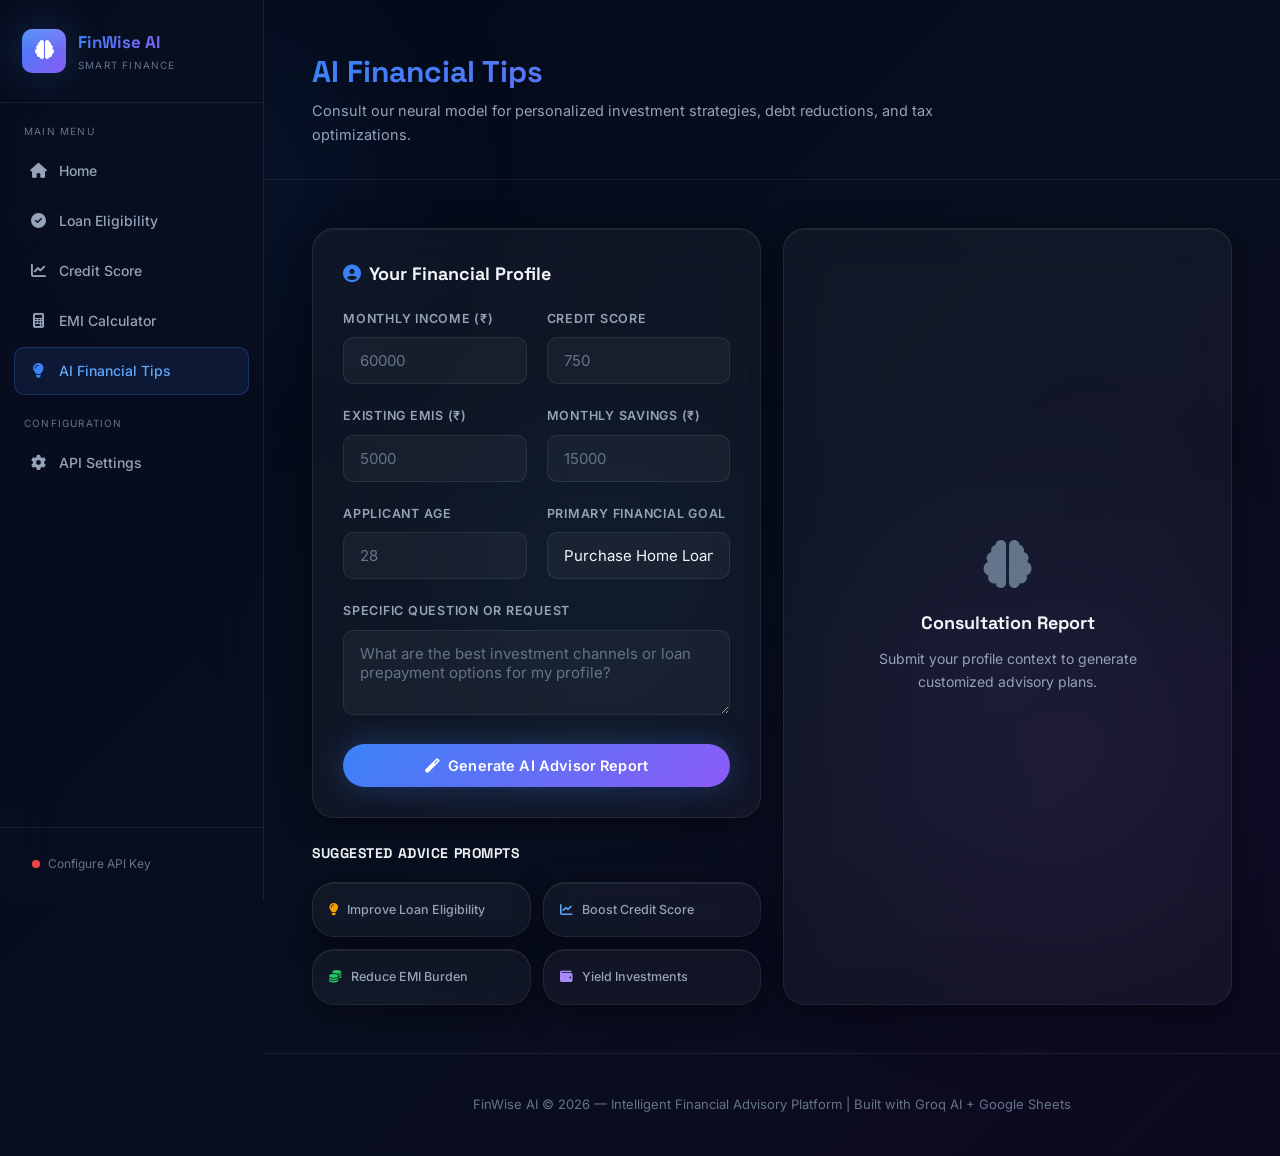
<file: tips.html>
<!doctype html>
<html lang="en">
  <head>
    <meta charset="UTF-8" />
    <meta name="viewport" content="width=device-width, initial-scale=1.0" />
    <title>AI Financial Tips — FinWise AI</title>
    <meta
      name="description"
      content="Get context-aware financial advice powered by advanced generative models."
    />
    <link rel="preconnect" href="https://fonts.googleapis.com" />
    <link
      href="https://fonts.googleapis.com/css2?family=Inter:wght@300;400;500;600;700;800&family=Space+Grotesk:wght@400;500;600;700;800&display=swap"
      rel="stylesheet"
    />
    <link
      rel="stylesheet"
      href="https://cdnjs.cloudflare.com/ajax/libs/font-awesome/6.5.0/css/all.min.css"
    />
    <link rel="stylesheet" href="css/style.css" />
  </head>
  <body>
    <!-- Background orbs -->
    <div class="bg-orb bg-orb-1"></div>
    <div class="bg-orb bg-orb-2"></div>
    <div class="bg-orb bg-orb-3"></div>

    <div class="app-layout">
      <!-- Sidebar -->
      <nav class="sidebar" id="sidebar">
        <div class="sidebar-header">
          <a href="index.html" class="logo">
            <div class="logo-icon"><i class="fas fa-brain"></i></div>
            <div>
              <span class="logo-name">FinWise AI</span>
              <span class="logo-tagline">Smart Finance</span>
            </div>
          </a>
        </div>
        <div class="nav-menu">
          <p class="nav-section-title">Main Menu</p>
          <ul>
            <li class="nav-item">
              <a href="index.html"
                ><i class="fas fa-home nav-icon"></i><span>Home</span></a
              >
            </li>
            <li class="nav-item">
              <a href="eligibility.html"
                ><i class="fas fa-check-circle nav-icon"></i
                ><span>Loan Eligibility</span></a
              >
            </li>
            <li class="nav-item">
              <a href="credit-score.html"
                ><i class="fas fa-chart-line nav-icon"></i
                ><span>Credit Score</span></a
              >
            </li>
            <li class="nav-item">
              <a href="emi.html"
                ><i class="fas fa-calculator nav-icon"></i
                ><span>EMI Calculator</span></a
              >
            </li>
            <li class="nav-item">
              <a href="tips.html" class="active"
                ><i class="fas fa-lightbulb nav-icon"></i
                ><span>AI Financial Tips</span></a
              >
            </li>
          </ul>
          <p class="nav-section-title">Configuration</p>
          <ul>
            <li class="nav-item">
              <a
                href="#"
                onclick="
                  openSettings();
                  return false;
                "
                ><i class="fas fa-cog nav-icon"></i><span>API Settings</span></a
              >
            </li>
          </ul>
        </div>
        <div class="sidebar-footer">
          <div class="api-status" onclick="openSettings()">
            <div class="status-dot inactive" id="apiStatusDot"></div>
            <span id="apiStatusText">Configure API Key</span>
          </div>
        </div>
      </nav>

      <!-- Hamburger & Overlay -->
      <button class="hamburger" id="hamburger" aria-label="Open menu">
        <i class="fas fa-bars"></i>
      </button>
      <div class="overlay" id="overlay"></div>

      <!-- Main Content -->
      <main class="main-content">
        <div class="page-header">
          <div class="page-header-content">
            <h1>AI Financial Tips</h1>
            <p>
              Consult our neural model for personalized investment strategies,
              debt reductions, and tax optimizations.
            </p>
          </div>
        </div>

        <div class="section">
          <div class="grid-2">
            <!-- Left Input Column -->
            <div>
              <div
                class="glass-card"
                style="padding: 30px; margin-bottom: 24px"
              >
                <h3
                  style="
                    font-family: &quot;Space Grotesk&quot;, sans-serif;
                    font-size: 18px;
                    margin-bottom: 20px;
                  "
                >
                  <i
                    class="fas fa-user-circle"
                    style="color: var(--accent-blue); margin-right: 8px"
                  ></i
                  >Your Financial Profile
                </h3>
                <form
                  id="tipsForm"
                  onsubmit="
                    event.preventDefault();
                    getAITips();
                  "
                >
                  <div class="form-grid-2">
                    <div class="form-group">
                      <label class="form-label" for="tIncome"
                        >Monthly Income (₹)</label
                      >
                      <input
                        type="number"
                        id="tIncome"
                        class="form-control"
                        placeholder="60000"
                        required
                      />
                    </div>
                    <div class="form-group">
                      <label class="form-label" for="tScore"
                        >Credit Score</label
                      >
                      <input
                        type="number"
                        id="tScore"
                        class="form-control"
                        placeholder="750"
                        min="300"
                        max="900"
                        required
                      />
                    </div>
                  </div>

                  <div class="form-grid-2">
                    <div class="form-group">
                      <label class="form-label" for="tEmi"
                        >Existing EMIs (₹)</label
                      >
                      <input
                        type="number"
                        id="tEmi"
                        class="form-control"
                        placeholder="5000"
                        required
                      />
                    </div>
                    <div class="form-group">
                      <label class="form-label" for="tSavings"
                        >Monthly Savings (₹)</label
                      >
                      <input
                        type="number"
                        id="tSavings"
                        class="form-control"
                        placeholder="15000"
                        required
                      />
                    </div>
                  </div>

                  <div class="form-grid-2">
                    <div class="form-group">
                      <label class="form-label" for="tAge">Applicant Age</label>
                      <input
                        type="number"
                        id="tAge"
                        class="form-control"
                        placeholder="28"
                        required
                      />
                    </div>
                    <div class="form-group">
                      <label class="form-label" for="tGoal"
                        >Primary Financial Goal</label
                      >
                      <select
                        id="tGoal"
                        class="form-control"
                        required
                        style="background-image: none"
                      >
                        <option value="Home Loan">Purchase Home Loan</option>
                        <option value="Car Loan">Buy Vehicle (Car Loan)</option>
                        <option value="Debt Reduction">
                          Debt Reduction / Clear EMIs
                        </option>
                        <option value="Credit Score Improvement">
                          CIBIL Score Optimization
                        </option>
                        <option value="Investment Planning">
                          Retirement / High Yield Savings
                        </option>
                        <option value="Education Loan">Higher Studies</option>
                        <option value="Business Loan">
                          Startup / Corporate expansion
                        </option>
                      </select>
                    </div>
                  </div>

                  <div class="form-group">
                    <label class="form-label" for="tQuestion"
                      >Specific Question or Request</label
                    >
                    <textarea
                      id="tQuestion"
                      class="form-control"
                      rows="3"
                      placeholder="What are the best investment channels or loan prepayment options for my profile?"
                      required
                    ></textarea>
                  </div>

                  <button
                    type="submit"
                    id="tipsBtn"
                    class="btn btn-primary btn-block"
                  >
                    <i class="fas fa-magic"></i> Generate AI Advisor Report
                  </button>
                </form>
              </div>

              <!-- Quick prompts -->
              <div class="section-header" style="margin-bottom: 16px">
                <h4
                  style="
                    font-family: &quot;Space Grotesk&quot;, sans-serif;
                    font-size: 14px;
                    text-transform: uppercase;
                    letter-spacing: 0.04em;
                  "
                >
                  Suggested Advice Prompts
                </h4>
              </div>
              <div class="grid-2" style="gap: 12px">
                <div
                  class="glass-card feature-card"
                  style="padding: 16px; cursor: pointer"
                  onclick="
                    setQuickPrompt(
                      'What can I do to improve my loan eligibility?',
                    )
                  "
                >
                  <p style="font-size: 12.5px; font-weight: 500">
                    <i
                      class="fas fa-lightbulb"
                      style="color: var(--warning); margin-right: 6px"
                    ></i>
                    Improve Loan Eligibility
                  </p>
                </div>
                <div
                  class="glass-card feature-card"
                  style="padding: 16px; cursor: pointer"
                  onclick="
                    setQuickPrompt('How can I improve my credit score fast?')
                  "
                >
                  <p style="font-size: 12.5px; font-weight: 500">
                    <i
                      class="fas fa-chart-line"
                      style="color: var(--accent-blue-light); margin-right: 6px"
                    ></i>
                    Boost Credit Score
                  </p>
                </div>
                <div
                  class="glass-card feature-card"
                  style="padding: 16px; cursor: pointer"
                  onclick="
                    setQuickPrompt('How can I reduce my existing EMI burden?')
                  "
                >
                  <p style="font-size: 12.5px; font-weight: 500">
                    <i
                      class="fas fa-coins"
                      style="color: var(--success); margin-right: 6px"
                    ></i>
                    Reduce EMI Burden
                  </p>
                </div>
                <div
                  class="glass-card feature-card"
                  style="padding: 16px; cursor: pointer"
                  onclick="
                    setQuickPrompt(
                      'What are the best investment options for my income level?',
                    )
                  "
                >
                  <p style="font-size: 12.5px; font-weight: 500">
                    <i
                      class="fas fa-wallet"
                      style="
                        color: var(--accent-purple-light);
                        margin-right: 6px;
                      "
                    ></i>
                    Yield Investments
                  </p>
                </div>
              </div>
            </div>

            <!-- Right Response Column -->
            <div>
              <!-- Empty state -->
              <div
                class="glass-card"
                id="tipsEmpty"
                style="
                  padding: 60px 40px;
                  text-align: center;
                  display: flex;
                  flex-direction: column;
                  align-items: center;
                  justify-content: center;
                  height: 100%;
                "
              >
                <i
                  class="fas fa-brain"
                  style="
                    font-size: 48px;
                    color: var(--text-muted);
                    margin-bottom: 20px;
                  "
                ></i>
                <h3
                  style="
                    font-family: &quot;Space Grotesk&quot;, sans-serif;
                    font-size: 18px;
                    margin-bottom: 10px;
                  "
                >
                  Consultation Report
                </h3>
                <p
                  style="
                    color: var(--text-secondary);
                    font-size: 14px;
                    max-width: 300px;
                  "
                >
                  Submit your profile context to generate customized advisory
                  plans.
                </p>
              </div>

              <!-- Response Panel -->
              <div
                class="result-panel info"
                id="tipsResponse"
                style="padding: 30px"
              >
                <div
                  style="
                    display: flex;
                    justify-content: space-between;
                    align-items: center;
                    margin-bottom: 18px;
                  "
                >
                  <span class="badge badge-purple" style="font-size: 10px"
                    ><i class="fas fa-robot"></i> Llama 3.3 70B Active</span
                  >
                  <span
                    id="adviceTime"
                    style="font-size: 11px; color: var(--text-muted)"
                    >Timestamp</span
                  >
                </div>

                <!-- AI Output -->
                <div class="ai-response-card" style="margin-top: 0">
                  <div class="ai-text" id="aiOutputText">
                    Advisory report...
                  </div>
                </div>

                <div style="display: flex; gap: 12px; margin-top: 24px">
                  <button class="btn btn-outline" onclick="copyAdvice()">
                    <i class="fas fa-copy"></i> Copy Text
                  </button>
                  <button class="btn btn-ghost" onclick="saveAdvice()">
                    <i class="fas fa-download"></i> Save Report
                  </button>
                </div>

                <!-- History list -->
                <div class="divider"></div>
                <div id="historySection">
                  <div
                    style="
                      display: flex;
                      justify-content: space-between;
                      align-items: center;
                      margin-bottom: 16px;
                    "
                  >
                    <h4
                      style="
                        font-family: &quot;Space Grotesk&quot;, sans-serif;
                        font-size: 13px;
                        text-transform: uppercase;
                        letter-spacing: 0.04em;
                      "
                    >
                      Recent Queries
                    </h4>
                    <button
                      style="
                        background: none;
                        border: none;
                        color: var(--danger);
                        cursor: pointer;
                        font-size: 11px;
                        font-weight: 500;
                      "
                      onclick="clearHistory()"
                    >
                      <i class="fas fa-trash"></i> Clear
                    </button>
                  </div>
                  <div
                    style="display: flex; flex-direction: column; gap: 10px"
                    id="historyList"
                  >
                    <!-- queries list -->
                  </div>
                </div>
              </div>
            </div>
          </div>
        </div>

        <!-- Footer -->
        <footer
          style="
            padding: 40px;
            border-top: 1px solid var(--glass-border);
            text-align: center;
            color: var(--text-muted);
            font-size: 13px;
          "
        >
          <p>
            FinWise AI &copy; 2026 — Intelligent Financial Advisory Platform |
            Built with Groq AI + Google Sheets
          </p>
        </footer>
      </main>
    </div>

    <!-- Settings Modal -->
    <div class="modal-overlay" id="settingsModal">
      <div class="modal">
        <div class="modal-header">
          <h2 class="modal-title">
            <i
              class="fas fa-cog"
              style="margin-right: 10px; color: var(--accent-blue)"
            ></i
            >API Configuration
          </h2>
          <button class="modal-close" onclick="closeSettings()">
            <i class="fas fa-times"></i>
          </button>
        </div>
        <div class="modal-tip">
          <i class="fas fa-info-circle"></i
          ><span
            >Your API keys are stored locally in your browser and never sent to
            any server.</span
          >
        </div>
        <div class="form-group">
          <label class="form-label"
            ><i class="fas fa-key"></i> Groq API Key</label
          >
          <input
            type="password"
            id="groqKeyInput"
            class="form-control"
            placeholder="gsk_xxxxxxxxxxxx"
          />
          <p class="form-hint">
            <i class="fas fa-external-link-alt"></i> Get your key at
            <a
              href="https://console.groq.com"
              target="_blank"
              style="color: var(--accent-blue-light)"
              >console.groq.com</a
            >
          </p>
        </div>
        <div class="form-group">
          <label class="form-label"
            ><i class="fas fa-table"></i> Google Sheets Webhook URL</label
          >
          <input
            type="url"
            id="sheetsUrlInput"
            class="form-control"
            placeholder="https://script.google.com/macros/s/..."
          />
          <p class="form-hint">
            Deploy your Google Apps Script as a Web App and paste the URL here.
          </p>
        </div>
        <div style="display: flex; gap: 12px; margin-top: 8px">
          <button class="btn btn-primary btn-block" onclick="saveSettings()">
            <i class="fas fa-save"></i> Save Settings
          </button>
          <button class="btn btn-ghost" onclick="closeSettings()">
            Cancel
          </button>
        </div>
      </div>
    </div>

    <!-- Toast Container -->
    <div class="toast-container" id="toastContainer"></div>

    <!-- Scripts -->
    <script src="js/app.js"></script>
    <script src="js/tips.js"></script>
  </body>
</html>
</file>
<file: css/style.css>
@import url("https://fonts.googleapis.com/css2?family=Inter:wght@300;400;500;600;700;800&family=Space+Grotesk:wght@400;500;600;700;800&display=swap");

/* ===== CSS VARIABLES ===== */
:root {
  --bg-900: #020817;
  --bg-800: #080f1f;
  --bg-700: #0f172a;
  --bg-600: #1e293b;

  --glass-bg: rgba(255, 255, 255, 0.04);
  --glass-bg-hover: rgba(255, 255, 255, 0.07);
  --glass-border: rgba(255, 255, 255, 0.08);
  --glass-border-hover: rgba(255, 255, 255, 0.18);

  --accent-blue: #3b82f6;
  --accent-blue-light: #60a5fa;
  --accent-blue-dark: #1d4ed8;
  --accent-purple: #8b5cf6;
  --accent-purple-light: #a78bfa;
  --accent-teal: #14b8a6;
  --accent-teal-light: #2dd4bf;

  --success: #22c55e;
  --success-bg: rgba(34, 197, 94, 0.08);
  --success-border: rgba(34, 197, 94, 0.2);
  --warning: #f59e0b;
  --warning-bg: rgba(245, 158, 11, 0.08);
  --warning-border: rgba(245, 158, 11, 0.2);
  --danger: #ef4444;
  --danger-bg: rgba(239, 68, 68, 0.08);
  --danger-border: rgba(239, 68, 68, 0.2);
  --info-bg: rgba(59, 130, 246, 0.08);
  --info-border: rgba(59, 130, 246, 0.2);

  --text-primary: #f1f5f9;
  --text-secondary: #94a3b8;
  --text-muted: #64748b;

  --gradient-primary: linear-gradient(135deg, #3b82f6 0%, #8b5cf6 100%);
  --gradient-hero: linear-gradient(
    135deg,
    #020817 0%,
    #080f1f 55%,
    #0e0820 100%
  );
  --gradient-card: linear-gradient(
    135deg,
    rgba(59, 130, 246, 0.08) 0%,
    rgba(139, 92, 246, 0.08) 100%
  );
  --gradient-success: linear-gradient(135deg, #059669 0%, #22c55e 100%);
  --gradient-danger: linear-gradient(135deg, #b91c1c 0%, #ef4444 100%);
  --gradient-warning: linear-gradient(135deg, #b45309 0%, #f59e0b 100%);

  --shadow-glass:
    0 8px 32px rgba(0, 0, 0, 0.45), inset 0 1px 0 rgba(255, 255, 255, 0.06);
  --shadow-lg: 0 20px 60px rgba(0, 0, 0, 0.5);
  --shadow-blue-glow: 0 0 40px rgba(59, 130, 246, 0.25);
  --shadow-purple-glow: 0 0 40px rgba(139, 92, 246, 0.2);

  --radius-xs: 6px;
  --radius-sm: 10px;
  --radius-md: 16px;
  --radius-lg: 22px;
  --radius-xl: 32px;
  --radius-full: 9999px;

  --sidebar-width: 264px;
  --transition: all 0.3s cubic-bezier(0.4, 0, 0.2, 1);
  --transition-fast: all 0.15s ease;
}

/* ===== RESET ===== */
*,
*::before,
*::after {
  box-sizing: border-box;
  margin: 0;
  padding: 0;
}
html {
  scroll-behavior: smooth;
  font-size: 16px;
}
a {
  text-decoration: none;
  color: inherit;
}
img {
  max-width: 100%;
}
button {
  font-family: inherit;
}

body {
  font-family:
    "Inter",
    -apple-system,
    BlinkMacSystemFont,
    sans-serif;
  background: var(--gradient-hero);
  color: var(--text-primary);
  min-height: 100vh;
  overflow-x: hidden;
  line-height: 1.65;
}

/* Background orbs */
.bg-orb {
  position: fixed;
  border-radius: 50%;
  pointer-events: none;
  z-index: 0;
  filter: blur(80px);
}
.bg-orb-1 {
  width: 500px;
  height: 500px;
  top: -10%;
  left: -5%;
  background: radial-gradient(
    circle,
    rgba(59, 130, 246, 0.12) 0%,
    transparent 70%
  );
  animation: orbFloat 20s ease-in-out infinite;
}
.bg-orb-2 {
  width: 600px;
  height: 600px;
  bottom: -15%;
  right: -5%;
  background: radial-gradient(
    circle,
    rgba(139, 92, 246, 0.1) 0%,
    transparent 70%
  );
  animation: orbFloat 25s ease-in-out infinite reverse;
}
.bg-orb-3 {
  width: 400px;
  height: 400px;
  top: 40%;
  left: 30%;
  background: radial-gradient(
    circle,
    rgba(20, 184, 166, 0.06) 0%,
    transparent 70%
  );
  animation: orbFloat 18s ease-in-out infinite 5s;
}

/* ===== LAYOUT ===== */
.app-layout {
  display: flex;
  min-height: 100vh;
  position: relative;
  z-index: 1;
}

.main-content {
  margin-left: var(--sidebar-width);
  flex: 1;
  min-height: 100vh;
  transition: var(--transition);
}

/* ===== SIDEBAR ===== */
.sidebar {
  position: fixed;
  left: 0;
  top: 0;
  width: var(--sidebar-width);
  height: 100vh;
  background: rgba(8, 15, 31, 0.92);
  backdrop-filter: blur(24px);
  -webkit-backdrop-filter: blur(24px);
  border-right: 1px solid var(--glass-border);
  display: flex;
  flex-direction: column;
  z-index: 100;
  transition: var(--transition);
  overflow: hidden;
}

.sidebar-header {
  padding: 28px 22px;
  border-bottom: 1px solid var(--glass-border);
}

.logo {
  display: flex;
  align-items: center;
  gap: 12px;
}

.logo-icon {
  width: 44px;
  height: 44px;
  background: var(--gradient-primary);
  border-radius: var(--radius-sm);
  display: flex;
  align-items: center;
  justify-content: center;
  font-size: 19px;
  color: white;
  box-shadow: var(--shadow-blue-glow);
  flex-shrink: 0;
  position: relative;
  overflow: hidden;
}

.logo-icon::after {
  content: "";
  position: absolute;
  top: 0;
  left: 0;
  width: 100%;
  height: 50%;
  background: linear-gradient(rgba(255, 255, 255, 0.15), transparent);
}

.logo-name {
  font-family: "Space Grotesk", sans-serif;
  font-size: 17px;
  font-weight: 700;
  background: var(--gradient-primary);
  -webkit-background-clip: text;
  -webkit-text-fill-color: transparent;
  background-clip: text;
  display: block;
}

.logo-tagline {
  font-size: 10px;
  color: var(--text-muted);
  text-transform: uppercase;
  letter-spacing: 0.12em;
  display: block;
  margin-top: 1px;
}

.nav-menu {
  padding: 20px 14px;
  flex: 1;
  overflow-y: auto;
}

.nav-section-title {
  font-size: 10px;
  text-transform: uppercase;
  letter-spacing: 0.12em;
  color: var(--text-muted);
  padding: 0 10px;
  margin-bottom: 8px;
  margin-top: 20px;
}

.nav-section-title:first-child {
  margin-top: 0;
}

.nav-menu ul {
  list-style: none;
  display: flex;
  flex-direction: column;
  gap: 3px;
}

.nav-item a {
  display: flex;
  align-items: center;
  gap: 12px;
  padding: 11px 14px;
  border-radius: var(--radius-sm);
  color: var(--text-secondary);
  font-size: 14px;
  font-weight: 500;
  transition: var(--transition);
  position: relative;
  overflow: hidden;
  border: 1px solid transparent;
}

.nav-item a:hover {
  color: var(--text-primary);
  background: var(--glass-bg-hover);
  border-color: var(--glass-border);
}

.nav-item a.active {
  color: var(--accent-blue-light);
  background: rgba(59, 130, 246, 0.1);
  border-color: rgba(59, 130, 246, 0.25);
}

.nav-item a .nav-icon {
  font-size: 15px;
  width: 18px;
  text-align: center;
  flex-shrink: 0;
}

.nav-item a.active .nav-icon {
  color: var(--accent-blue);
}

.nav-item a .nav-badge {
  margin-left: auto;
  padding: 1px 7px;
  background: rgba(59, 130, 246, 0.15);
  border-radius: var(--radius-full);
  font-size: 10px;
  color: var(--accent-blue-light);
  font-weight: 600;
}

.sidebar-footer {
  padding: 18px 22px;
  border-top: 1px solid var(--glass-border);
}

.api-status {
  display: flex;
  align-items: center;
  gap: 8px;
  font-size: 12px;
  color: var(--text-muted);
  cursor: pointer;
  padding: 8px 10px;
  border-radius: var(--radius-sm);
  transition: var(--transition-fast);
}

.api-status:hover {
  background: var(--glass-bg);
  color: var(--text-secondary);
}

.status-dot {
  width: 8px;
  height: 8px;
  border-radius: 50%;
  flex-shrink: 0;
}

.status-dot.active {
  background: var(--success);
  animation: pulseDot 2s ease infinite;
}
.status-dot.inactive {
  background: var(--danger);
}
.status-dot.warning {
  background: var(--warning);
}

/* ===== HAMBURGER ===== */
.hamburger {
  display: none;
  position: fixed;
  top: 16px;
  left: 16px;
  z-index: 200;
  background: var(--glass-bg);
  backdrop-filter: blur(12px);
  border: 1px solid var(--glass-border);
  border-radius: var(--radius-sm);
  padding: 10px 12px;
  cursor: pointer;
  color: var(--text-primary);
  font-size: 16px;
  transition: var(--transition);
  align-items: center;
  justify-content: center;
}

.hamburger:hover {
  background: var(--glass-bg-hover);
}

.overlay {
  display: none;
  position: fixed;
  inset: 0;
  background: rgba(0, 0, 0, 0.65);
  backdrop-filter: blur(4px);
  z-index: 90;
}

/* ===== PAGE HEADER ===== */
.page-header {
  padding: 52px 48px 32px;
  border-bottom: 1px solid var(--glass-border);
  position: relative;
}

.page-header-content {
  max-width: 700px;
}

.page-header h1 {
  font-family: "Space Grotesk", sans-serif;
  font-size: 30px;
  font-weight: 700;
  background: var(--gradient-primary);
  -webkit-background-clip: text;
  -webkit-text-fill-color: transparent;
  background-clip: text;
  margin-bottom: 8px;
  line-height: 1.3;
}

.page-header p {
  color: var(--text-secondary);
  font-size: 14.5px;
}

/* ===== GLASS CARD ===== */
.glass-card {
  background: var(--glass-bg);
  backdrop-filter: blur(20px);
  -webkit-backdrop-filter: blur(20px);
  border: 1px solid var(--glass-border);
  border-radius: var(--radius-lg);
  box-shadow: var(--shadow-glass);
  transition: var(--transition);
}

.glass-card:hover {
  border-color: var(--glass-border-hover);
}

/* ===== BUTTONS ===== */
.btn {
  display: inline-flex;
  align-items: center;
  justify-content: center;
  gap: 8px;
  padding: 13px 28px;
  border-radius: var(--radius-full);
  border: none;
  cursor: pointer;
  font-size: 14.5px;
  font-weight: 600;
  letter-spacing: 0.01em;
  transition: var(--transition);
  position: relative;
  overflow: hidden;
  white-space: nowrap;
}

.btn::after {
  content: "";
  position: absolute;
  inset: 0;
  background: linear-gradient(rgba(255, 255, 255, 0.08), transparent);
  opacity: 0;
  transition: var(--transition-fast);
}

.btn:hover::after {
  opacity: 1;
}

.btn-primary {
  background: var(--gradient-primary);
  color: white;
  box-shadow: 0 0 30px rgba(59, 130, 246, 0.3);
}

.btn-primary:hover {
  transform: translateY(-2px);
  box-shadow: 0 6px 30px rgba(59, 130, 246, 0.45);
}

.btn-primary:active {
  transform: translateY(0);
}

.btn-outline {
  background: transparent;
  color: var(--accent-blue-light);
  border: 1px solid rgba(59, 130, 246, 0.35);
}

.btn-outline:hover {
  background: rgba(59, 130, 246, 0.08);
  border-color: var(--accent-blue);
  transform: translateY(-2px);
}

.btn-ghost {
  background: var(--glass-bg);
  color: var(--text-primary);
  border: 1px solid var(--glass-border);
  backdrop-filter: blur(10px);
}

.btn-ghost:hover {
  background: var(--glass-bg-hover);
  border-color: var(--glass-border-hover);
}

.btn-success {
  background: var(--gradient-success);
  color: white;
  box-shadow: 0 0 24px rgba(34, 197, 94, 0.25);
}

.btn-danger {
  background: var(--gradient-danger);
  color: white;
  box-shadow: 0 0 24px rgba(239, 68, 68, 0.25);
}

.btn-lg {
  padding: 16px 36px;
  font-size: 16px;
}
.btn-sm {
  padding: 8px 18px;
  font-size: 13px;
}
.btn-block {
  width: 100%;
}

.btn:disabled {
  opacity: 0.45;
  cursor: not-allowed;
  transform: none !important;
}

/* ===== FORMS ===== */
.form-group {
  margin-bottom: 22px;
}

.form-label {
  display: flex;
  align-items: center;
  gap: 6px;
  font-size: 12.5px;
  font-weight: 600;
  color: var(--text-secondary);
  margin-bottom: 8px;
  text-transform: uppercase;
  letter-spacing: 0.06em;
}

.form-control {
  width: 100%;
  padding: 13px 16px;
  background: rgba(255, 255, 255, 0.04);
  border: 1px solid var(--glass-border);
  border-radius: var(--radius-sm);
  color: var(--text-primary);
  font-family: "Inter", sans-serif;
  font-size: 15px;
  transition: var(--transition);
  outline: none;
  appearance: none;
}

.form-control::placeholder {
  color: var(--text-muted);
}

.form-control:hover {
  border-color: rgba(255, 255, 255, 0.12);
}

.form-control:focus {
  border-color: var(--accent-blue);
  box-shadow: 0 0 0 3px rgba(59, 130, 246, 0.12);
  background: rgba(59, 130, 246, 0.04);
}

.input-wrapper {
  position: relative;
}

.input-prefix {
  position: absolute;
  left: 14px;
  top: 50%;
  transform: translateY(-50%);
  color: var(--text-muted);
  font-size: 15px;
  font-weight: 600;
  pointer-events: none;
}

.input-prefix + .form-control,
.input-wrapper .has-prefix {
  padding-left: 32px;
}

.input-suffix {
  position: absolute;
  right: 14px;
  top: 50%;
  transform: translateY(-50%);
  color: var(--text-muted);
  font-size: 13px;
  pointer-events: none;
}

.form-hint {
  font-size: 12px;
  color: var(--text-muted);
  margin-top: 6px;
  display: flex;
  align-items: center;
  gap: 5px;
}

.form-grid-2 {
  display: grid;
  grid-template-columns: 1fr 1fr;
  gap: 20px;
}
.form-grid-3 {
  display: grid;
  grid-template-columns: repeat(3, 1fr);
  gap: 20px;
}

/* ===== RULE CHECKLIST ===== */
.rule-list {
  list-style: none;
  display: flex;
  flex-direction: column;
  gap: 10px;
}

.rule-item {
  display: flex;
  align-items: center;
  gap: 10px;
  padding: 10px 14px;
  border-radius: var(--radius-sm);
  background: var(--glass-bg);
  border: 1px solid var(--glass-border);
  font-size: 13.5px;
  color: var(--text-secondary);
  transition: var(--transition);
}

.rule-item.pass {
  border-color: var(--success-border);
  background: var(--success-bg);
  color: var(--text-primary);
}
.rule-item.fail {
  border-color: var(--danger-border);
  background: var(--danger-bg);
  color: var(--text-primary);
}

.rule-icon {
  font-size: 14px;
  width: 16px;
  flex-shrink: 0;
}
.rule-item.pass .rule-icon {
  color: var(--success);
}
.rule-item.fail .rule-icon {
  color: var(--danger);
}

/* ===== RESULT PANEL ===== */
.result-panel {
  border-radius: var(--radius-lg);
  padding: 36px;
  backdrop-filter: blur(20px);
  animation: slideUp 0.4s cubic-bezier(0.4, 0, 0.2, 1) both;
  display: none;
}

.result-panel.show {
  display: block;
}

.result-panel.approved {
  background: rgba(34, 197, 94, 0.05);
  border: 1px solid var(--success-border);
  box-shadow:
    0 0 60px rgba(34, 197, 94, 0.08),
    var(--shadow-glass);
}

.result-panel.rejected {
  background: rgba(239, 68, 68, 0.05);
  border: 1px solid var(--danger-border);
  box-shadow:
    0 0 60px rgba(239, 68, 68, 0.08),
    var(--shadow-glass);
}

.result-panel.info {
  background: rgba(59, 130, 246, 0.05);
  border: 1px solid var(--info-border);
  box-shadow:
    0 0 40px rgba(59, 130, 246, 0.08),
    var(--shadow-glass);
}

.result-icon-big {
  font-size: 56px;
  display: block;
  text-align: center;
  margin-bottom: 16px;
  animation: bounceIn 0.5s cubic-bezier(0.4, 0, 0.2, 1);
}

.result-title {
  font-family: "Space Grotesk", sans-serif;
  font-size: 24px;
  font-weight: 700;
  text-align: center;
  margin-bottom: 8px;
}

.result-subtitle {
  color: var(--text-secondary);
  text-align: center;
  font-size: 14px;
  margin-bottom: 28px;
}

.result-metrics {
  display: grid;
  grid-template-columns: repeat(2, 1fr);
  gap: 14px;
  margin-top: 24px;
}

.metric-card {
  background: var(--glass-bg);
  border: 1px solid var(--glass-border);
  border-radius: var(--radius-md);
  padding: 18px;
  text-align: center;
}

.metric-label {
  font-size: 11px;
  text-transform: uppercase;
  letter-spacing: 0.08em;
  color: var(--text-muted);
  margin-bottom: 8px;
}

.metric-value {
  font-family: "Space Grotesk", sans-serif;
  font-size: 22px;
  font-weight: 700;
  color: var(--text-primary);
}

.metric-value.success-color {
  color: var(--success);
}
.metric-value.danger-color {
  color: var(--danger);
}
.metric-value.blue-color {
  color: var(--accent-blue-light);
}

/* ===== BADGES ===== */
.badge {
  display: inline-flex;
  align-items: center;
  gap: 5px;
  padding: 3px 10px;
  border-radius: var(--radius-full);
  font-size: 11.5px;
  font-weight: 600;
  text-transform: uppercase;
  letter-spacing: 0.04em;
  border: 1px solid transparent;
}

.badge-success {
  background: var(--success-bg);
  color: var(--success);
  border-color: var(--success-border);
}
.badge-danger {
  background: var(--danger-bg);
  color: var(--danger);
  border-color: var(--danger-border);
}
.badge-warning {
  background: var(--warning-bg);
  color: var(--warning);
  border-color: var(--warning-border);
}
.badge-info {
  background: var(--info-bg);
  color: var(--accent-blue-light);
  border-color: var(--info-border);
}
.badge-purple {
  background: rgba(139, 92, 246, 0.1);
  color: var(--accent-purple-light);
  border-color: rgba(139, 92, 246, 0.2);
}

/* ===== STAT CARDS ===== */
.stat-grid {
  display: grid;
  grid-template-columns: repeat(4, 1fr);
  gap: 20px;
}

.stat-card {
  padding: 24px;
  text-align: center;
  position: relative;
  overflow: hidden;
}

.stat-card::before {
  content: "";
  position: absolute;
  top: 0;
  left: 0;
  right: 0;
  height: 3px;
  background: var(--gradient-primary);
}

.stat-icon {
  width: 56px;
  height: 56px;
  border-radius: var(--radius-md);
  display: flex;
  align-items: center;
  justify-content: center;
  font-size: 22px;
  margin: 0 auto 16px;
}

.si-blue {
  background: rgba(59, 130, 246, 0.12);
  color: var(--accent-blue-light);
}
.si-purple {
  background: rgba(139, 92, 246, 0.12);
  color: var(--accent-purple-light);
}
.si-teal {
  background: rgba(20, 184, 166, 0.12);
  color: var(--accent-teal-light);
}
.si-green {
  background: rgba(34, 197, 94, 0.12);
  color: var(--success);
}
.si-warning {
  background: rgba(245, 158, 11, 0.12);
  color: var(--warning);
}

.stat-value {
  font-family: "Space Grotesk", sans-serif;
  font-size: 26px;
  font-weight: 700;
  color: var(--text-primary);
  margin-bottom: 4px;
}

.stat-label {
  font-size: 12.5px;
  color: var(--text-secondary);
}

/* ===== FEATURE CARDS ===== */
.feature-card {
  padding: 30px;
  position: relative;
  overflow: hidden;
  cursor: pointer;
}

.feature-card::after {
  content: "";
  position: absolute;
  bottom: 0;
  left: 0;
  right: 0;
  height: 2px;
  transform: scaleX(0);
  transition: var(--transition);
  transform-origin: left;
}

.feature-card:hover::after {
  transform: scaleX(1);
}
.fc-blue::after {
  background: linear-gradient(90deg, var(--accent-blue), var(--accent-purple));
}
.fc-purple::after {
  background: linear-gradient(90deg, var(--accent-purple), var(--accent-teal));
}
.fc-teal::after {
  background: linear-gradient(90deg, var(--accent-teal), var(--accent-blue));
}
.fc-green::after {
  background: linear-gradient(90deg, var(--success), var(--accent-teal));
}

.feature-icon-wrap {
  width: 62px;
  height: 62px;
  border-radius: var(--radius-md);
  display: flex;
  align-items: center;
  justify-content: center;
  font-size: 25px;
  margin-bottom: 20px;
  transition: var(--transition);
}

.feature-card:hover .feature-icon-wrap {
  transform: scale(1.08) rotate(4deg);
}

.fi-blue {
  background: rgba(59, 130, 246, 0.12);
  color: var(--accent-blue-light);
}
.fi-purple {
  background: rgba(139, 92, 246, 0.12);
  color: var(--accent-purple-light);
}
.fi-teal {
  background: rgba(20, 184, 166, 0.12);
  color: var(--accent-teal-light);
}
.fi-green {
  background: rgba(34, 197, 94, 0.12);
  color: var(--success);
}

.feature-card h3 {
  font-family: "Space Grotesk", sans-serif;
  font-size: 17px;
  font-weight: 600;
  margin-bottom: 10px;
}

.feature-card p {
  color: var(--text-secondary);
  font-size: 13.5px;
  line-height: 1.75;
}

.feature-link {
  display: inline-flex;
  align-items: center;
  gap: 6px;
  color: var(--accent-blue-light);
  font-size: 13px;
  font-weight: 500;
  margin-top: 18px;
  transition: var(--transition);
}

.feature-card:hover .feature-link {
  gap: 10px;
}

/* ===== HERO ===== */
.hero {
  min-height: 88vh;
  display: flex;
  align-items: center;
  padding: 80px 52px;
  position: relative;
  overflow: hidden;
}

.hero-content {
  max-width: 580px;
  position: relative;
  z-index: 2;
}

.hero-badge {
  display: inline-flex;
  align-items: center;
  gap: 8px;
  padding: 6px 16px 6px 10px;
  background: rgba(59, 130, 246, 0.08);
  border: 1px solid rgba(59, 130, 246, 0.22);
  border-radius: var(--radius-full);
  font-size: 12.5px;
  color: var(--accent-blue-light);
  font-weight: 500;
  margin-bottom: 28px;
  width: fit-content;
}

.hero-badge .live-dot {
  width: 7px;
  height: 7px;
  border-radius: 50%;
  background: var(--accent-blue);
  animation: pulseDot 2s ease infinite;
}

.hero h1 {
  font-family: "Space Grotesk", sans-serif;
  font-size: clamp(36px, 4.5vw, 54px);
  font-weight: 800;
  line-height: 1.15;
  margin-bottom: 22px;
  letter-spacing: -0.02em;
}

.gradient-text {
  background: var(--gradient-primary);
  -webkit-background-clip: text;
  -webkit-text-fill-color: transparent;
  background-clip: text;
}

.hero p {
  font-size: 16.5px;
  color: var(--text-secondary);
  line-height: 1.85;
  margin-bottom: 36px;
  max-width: 520px;
}

.hero-cta {
  display: flex;
  gap: 14px;
  flex-wrap: wrap;
}

/* Floating data cards */
.float-card {
  position: absolute;
  background: var(--glass-bg);
  backdrop-filter: blur(20px);
  border: 1px solid var(--glass-border);
  border-radius: var(--radius-md);
  box-shadow: var(--shadow-glass);
  z-index: 3;
  padding: 14px 18px;
}

.float-card-1 {
  top: 15%;
  right: 4%;
  animation: floatCard 7s ease-in-out infinite;
}
.float-card-2 {
  top: 48%;
  right: 12%;
  animation: floatCard 7s ease-in-out infinite 2.3s;
}
.float-card-3 {
  bottom: 18%;
  right: 2%;
  animation: floatCard 7s ease-in-out infinite 4.6s;
}

.fc-label {
  font-size: 10px;
  color: var(--text-muted);
  text-transform: uppercase;
  letter-spacing: 0.08em;
  margin-bottom: 4px;
}
.fc-value {
  font-family: "Space Grotesk", sans-serif;
  font-size: 18px;
  font-weight: 700;
}
.fc-value.green {
  color: var(--success);
}
.fc-value.blue {
  color: var(--accent-blue-light);
}
.fc-value.purple {
  color: var(--accent-purple-light);
}
.fc-sub {
  font-size: 11px;
  color: var(--text-muted);
  margin-top: 2px;
}

/* ===== SECTION ===== */
.section {
  padding: 48px;
}
.section-sm {
  padding: 32px 48px;
}

.section-header {
  margin-bottom: 32px;
}

.section-header h2 {
  font-family: "Space Grotesk", sans-serif;
  font-size: 22px;
  font-weight: 700;
  margin-bottom: 6px;
}

.section-header p {
  color: var(--text-secondary);
  font-size: 13.5px;
}

/* ===== GRIDS ===== */
.grid-2 {
  display: grid;
  grid-template-columns: 1fr 1fr;
  gap: 22px;
}
.grid-3 {
  display: grid;
  grid-template-columns: repeat(3, 1fr);
  gap: 20px;
}
.grid-4 {
  display: grid;
  grid-template-columns: repeat(4, 1fr);
  gap: 18px;
}

/* ===== DIVIDER ===== */
.divider {
  height: 1px;
  background: var(--glass-border);
  margin: 28px 0;
}

/* ===== SCORE DISPLAY ===== */
.score-display {
  text-align: center;
  padding: 32px;
}

.score-ring {
  width: 160px;
  height: 160px;
  border-radius: 50%;
  margin: 0 auto 20px;
  display: flex;
  align-items: center;
  justify-content: center;
  flex-direction: column;
  position: relative;
}

.score-ring::before {
  content: "";
  position: absolute;
  inset: 4px;
  border-radius: 50%;
  background: var(--bg-800);
}

.score-number {
  font-family: "Space Grotesk", sans-serif;
  font-size: 42px;
  font-weight: 800;
  position: relative;
  z-index: 1;
}

.score-ring-label {
  font-size: 11px;
  color: var(--text-muted);
  text-transform: uppercase;
  letter-spacing: 0.08em;
  position: relative;
  z-index: 1;
}

/* Progress Bar */
.progress-track {
  height: 8px;
  background: rgba(255, 255, 255, 0.06);
  border-radius: var(--radius-full);
  overflow: hidden;
  margin-top: 10px;
}

.progress-fill {
  height: 100%;
  border-radius: var(--radius-full);
  background: var(--gradient-primary);
  transition: width 1.2s cubic-bezier(0.4, 0, 0.2, 1);
  box-shadow: 0 0 12px rgba(59, 130, 246, 0.5);
}

.progress-fill.success {
  background: var(--gradient-success);
  box-shadow: 0 0 12px rgba(34, 197, 94, 0.4);
}
.progress-fill.danger {
  background: var(--gradient-danger);
  box-shadow: 0 0 12px rgba(239, 68, 68, 0.4);
}
.progress-fill.warning {
  background: var(--gradient-warning);
  box-shadow: 0 0 12px rgba(245, 158, 11, 0.3);
}

/* ===== EMI BREAKDOWN ===== */
.emi-breakdown {
  display: grid;
  grid-template-columns: repeat(3, 1fr);
  gap: 16px;
  margin-top: 24px;
}

.emi-item {
  background: var(--glass-bg);
  border: 1px solid var(--glass-border);
  border-radius: var(--radius-md);
  padding: 20px 16px;
  text-align: center;
}

.emi-item-label {
  font-size: 11px;
  text-transform: uppercase;
  letter-spacing: 0.08em;
  color: var(--text-muted);
  margin-bottom: 8px;
}
.emi-item-value {
  font-family: "Space Grotesk", sans-serif;
  font-size: 20px;
  font-weight: 700;
}
.emi-monthly {
  color: var(--accent-blue-light);
}
.emi-total {
  color: var(--text-primary);
}
.emi-interest {
  color: var(--danger);
}

/* ===== AI RESPONSE ===== */
.ai-response-card {
  background: rgba(139, 92, 246, 0.04);
  border: 1px solid rgba(139, 92, 246, 0.18);
  border-radius: var(--radius-md);
  padding: 24px;
  position: relative;
  overflow: hidden;
  margin-top: 20px;
  animation: slideUp 0.4s cubic-bezier(0.4, 0, 0.2, 1) both;
}

.ai-response-card::before {
  content: "";
  position: absolute;
  top: 0;
  left: 0;
  right: 0;
  height: 2px;
  background: linear-gradient(
    90deg,
    var(--accent-purple),
    var(--accent-blue),
    var(--accent-teal)
  );
}

.ai-label {
  display: flex;
  align-items: center;
  gap: 8px;
  font-size: 11px;
  text-transform: uppercase;
  letter-spacing: 0.1em;
  color: var(--accent-purple-light);
  font-weight: 700;
  margin-bottom: 14px;
}

.ai-label i {
  font-size: 14px;
}

.ai-text {
  color: var(--text-secondary);
  font-size: 14px;
  line-height: 1.85;
  white-space: pre-wrap;
}

/* ===== LOADING STATES ===== */
.spinner {
  width: 18px;
  height: 18px;
  border: 2.5px solid rgba(255, 255, 255, 0.25);
  border-top-color: white;
  border-radius: 50%;
  animation: spin 0.75s linear infinite;
  display: inline-block;
  vertical-align: middle;
}

.skeleton {
  background: linear-gradient(
    90deg,
    var(--glass-bg) 25%,
    rgba(255, 255, 255, 0.06) 50%,
    var(--glass-bg) 75%
  );
  background-size: 200% 100%;
  animation: shimmer 1.4s infinite;
  border-radius: var(--radius-sm);
}

/* ===== SETTINGS MODAL ===== */
.modal-overlay {
  position: fixed;
  inset: 0;
  background: rgba(2, 8, 23, 0.78);
  backdrop-filter: blur(8px);
  z-index: 500;
  display: flex;
  align-items: center;
  justify-content: center;
  opacity: 0;
  visibility: hidden;
  transition: var(--transition);
  padding: 20px;
}

.modal-overlay.active {
  opacity: 1;
  visibility: visible;
}

.modal {
  background: #0d1526;
  border: 1px solid var(--glass-border);
  border-radius: var(--radius-xl);
  padding: 36px;
  width: 100%;
  max-width: 500px;
  box-shadow: var(--shadow-lg);
  transform: scale(0.94) translateY(24px);
  transition: var(--transition);
}

.modal-overlay.active .modal {
  transform: scale(1) translateY(0);
}

.modal-header {
  display: flex;
  align-items: center;
  justify-content: space-between;
  margin-bottom: 28px;
}

.modal-title {
  font-family: "Space Grotesk", sans-serif;
  font-size: 20px;
  font-weight: 700;
}

.modal-close {
  background: var(--glass-bg);
  border: 1px solid var(--glass-border);
  border-radius: var(--radius-sm);
  color: var(--text-secondary);
  cursor: pointer;
  font-size: 16px;
  padding: 7px 10px;
  transition: var(--transition-fast);
  line-height: 1;
}

.modal-close:hover {
  color: var(--text-primary);
  background: var(--glass-bg-hover);
}

.modal-tip {
  background: var(--info-bg);
  border: 1px solid var(--info-border);
  border-radius: var(--radius-sm);
  padding: 12px 16px;
  font-size: 13px;
  color: var(--text-secondary);
  margin-bottom: 20px;
  display: flex;
  gap: 10px;
}

.modal-tip i {
  color: var(--accent-blue-light);
  flex-shrink: 0;
  margin-top: 1px;
}

/* ===== TOAST ===== */
.toast-container {
  position: fixed;
  bottom: 24px;
  right: 24px;
  z-index: 1000;
  display: flex;
  flex-direction: column;
  gap: 10px;
  pointer-events: none;
}

.toast {
  padding: 13px 18px;
  background: var(--bg-700);
  border: 1px solid var(--glass-border);
  border-radius: var(--radius-md);
  box-shadow: var(--shadow-lg);
  display: flex;
  align-items: center;
  gap: 12px;
  font-size: 13.5px;
  transform: translateX(120%);
  opacity: 0;
  transition: var(--transition);
  max-width: 360px;
  pointer-events: all;
}

.toast.show {
  transform: translateX(0);
  opacity: 1;
}
.toast.success-toast {
  border-color: var(--success-border);
}
.toast.error-toast {
  border-color: var(--danger-border);
}
.toast.info-toast {
  border-color: var(--info-border);
}

.toast-icon {
  font-size: 16px;
  flex-shrink: 0;
}
.toast.success-toast .toast-icon {
  color: var(--success);
}
.toast.error-toast .toast-icon {
  color: var(--danger);
}
.toast.info-toast .toast-icon {
  color: var(--accent-blue-light);
}

/* ===== RECOMMENDATION CARDS ===== */
.rec-card {
  display: flex;
  gap: 14px;
  padding: 16px 18px;
  background: var(--glass-bg);
  border: 1px solid var(--glass-border);
  border-radius: var(--radius-md);
  transition: var(--transition);
}

.rec-card:hover {
  border-color: var(--glass-border-hover);
  background: var(--glass-bg-hover);
}

.rec-icon {
  width: 36px;
  height: 36px;
  border-radius: var(--radius-sm);
  display: flex;
  align-items: center;
  justify-content: center;
  font-size: 15px;
  flex-shrink: 0;
}

.rec-content h4 {
  font-size: 14px;
  font-weight: 600;
  margin-bottom: 4px;
}
.rec-content p {
  font-size: 13px;
  color: var(--text-secondary);
  line-height: 1.65;
}

/* ===== RANGE SLIDER ===== */
.range-slider {
  position: relative;
}

.range-slider input[type="range"] {
  width: 100%;
  appearance: none;
  height: 6px;
  border-radius: var(--radius-full);
  background: var(--glass-bg);
  outline: none;
  border: 1px solid var(--glass-border);
}

.range-slider input[type="range"]::-webkit-slider-thumb {
  appearance: none;
  width: 20px;
  height: 20px;
  border-radius: 50%;
  background: var(--gradient-primary);
  cursor: pointer;
  box-shadow: 0 0 12px rgba(59, 130, 246, 0.5);
  transition: var(--transition-fast);
}

.range-slider input[type="range"]::-webkit-slider-thumb:hover {
  transform: scale(1.15);
}

.range-labels {
  display: flex;
  justify-content: space-between;
  font-size: 11px;
  color: var(--text-muted);
  margin-top: 6px;
}

/* ===== ANIMATIONS ===== */
@keyframes floatCard {
  0%,
  100% {
    transform: translateY(0px);
  }
  50% {
    transform: translateY(-18px);
  }
}

@keyframes orbFloat {
  0%,
  100% {
    transform: translate(0, 0) scale(1);
  }
  33% {
    transform: translate(20px, -30px) scale(1.05);
  }
  66% {
    transform: translate(-15px, 20px) scale(0.95);
  }
}

@keyframes spin {
  from {
    transform: rotate(0deg);
  }
  to {
    transform: rotate(360deg);
  }
}

@keyframes slideUp {
  from {
    opacity: 0;
    transform: translateY(28px);
  }
  to {
    opacity: 1;
    transform: translateY(0);
  }
}

@keyframes fadeIn {
  from {
    opacity: 0;
  }
  to {
    opacity: 1;
  }
}

@keyframes bounceIn {
  0% {
    transform: scale(0.5);
    opacity: 0;
  }
  70% {
    transform: scale(1.1);
  }
  100% {
    transform: scale(1);
    opacity: 1;
  }
}

@keyframes pulseDot {
  0%,
  100% {
    opacity: 1;
    transform: scale(1);
  }
  50% {
    opacity: 0.5;
    transform: scale(0.85);
  }
}

@keyframes shimmer {
  0% {
    background-position: 200% 0;
  }
  100% {
    background-position: -200% 0;
  }
}

@keyframes glow {
  0%,
  100% {
    box-shadow: 0 0 20px rgba(59, 130, 246, 0.2);
  }
  50% {
    box-shadow: 0 0 40px rgba(59, 130, 246, 0.5);
  }
}

/* ===== SCROLLBAR ===== */
::-webkit-scrollbar {
  width: 5px;
}
::-webkit-scrollbar-track {
  background: var(--bg-800);
}
::-webkit-scrollbar-thumb {
  background: var(--bg-600);
  border-radius: 4px;
}
::-webkit-scrollbar-thumb:hover {
  background: var(--text-muted);
}

/* ===== RESPONSIVE ===== */
@media (max-width: 1100px) {
  .stat-grid {
    grid-template-columns: repeat(2, 1fr);
  }
  .grid-4 {
    grid-template-columns: repeat(2, 1fr);
  }
  .section {
    padding: 36px 30px;
  }
  .page-header {
    padding: 40px 30px 28px;
  }
  .hero {
    padding: 80px 36px;
  }
}

@media (max-width: 768px) {
  .hamburger {
    display: flex;
  }
  .sidebar {
    transform: translateX(-100%);
  }
  .sidebar.open {
    transform: translateX(0);
    box-shadow: var(--shadow-lg);
  }
  .overlay.show {
    display: block;
  }
  .main-content {
    margin-left: 0;
  }

  .hero {
    padding: 70px 20px 40px;
    min-height: auto;
  }
  .hero h1 {
    font-size: 32px;
  }
  .float-card-1,
  .float-card-2,
  .float-card-3 {
    display: none;
  }

  .grid-2,
  .grid-3 {
    grid-template-columns: 1fr;
  }
  .grid-4 {
    grid-template-columns: 1fr 1fr;
  }
  .stat-grid {
    grid-template-columns: 1fr 1fr;
  }
  .form-grid-2 {
    grid-template-columns: 1fr;
  }
  .result-metrics {
    grid-template-columns: 1fr;
  }
  .emi-breakdown {
    grid-template-columns: 1fr;
  }
  .hero-cta {
    flex-direction: column;
  }

  .section {
    padding: 24px 16px;
  }
  .page-header {
    padding: 24px 16px;
  }
}

@media (max-width: 480px) {
  .stat-grid {
    grid-template-columns: 1fr;
  }
  .grid-4 {
    grid-template-columns: 1fr;
  }
}
</file>
